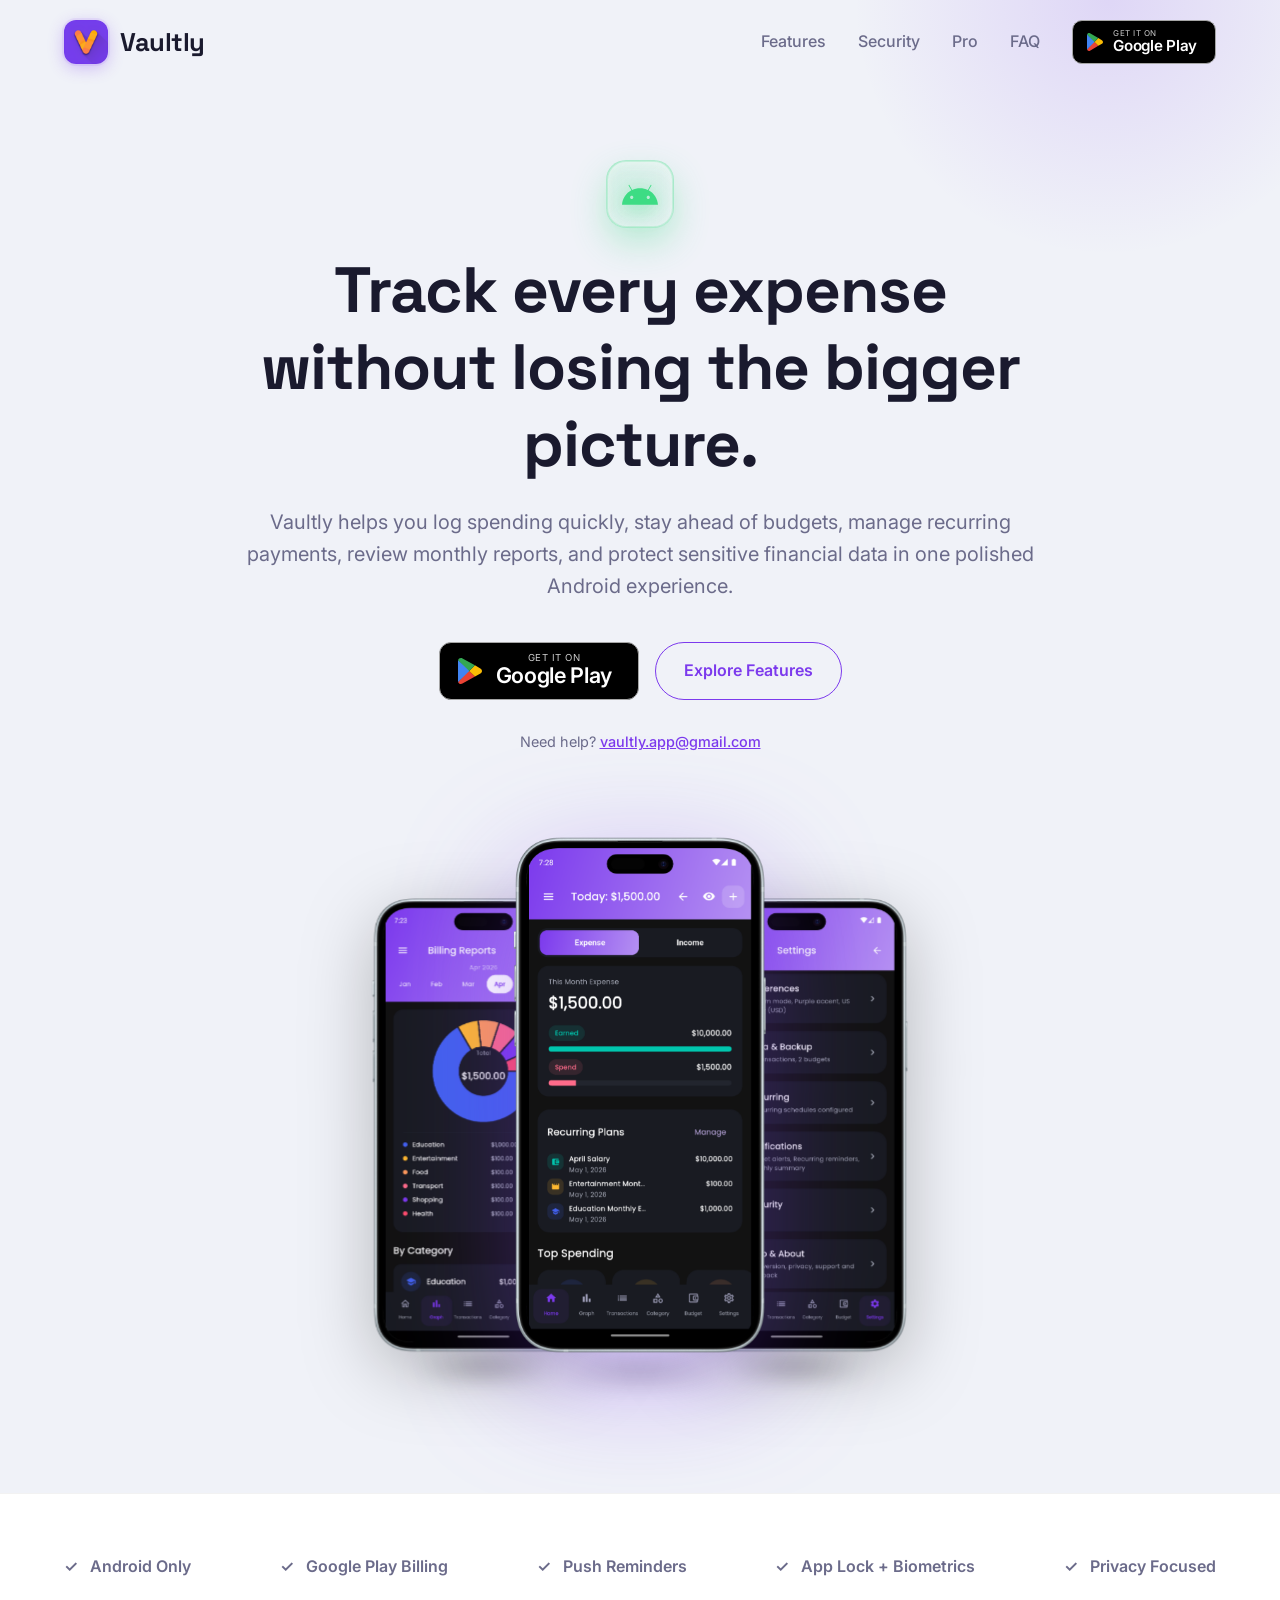
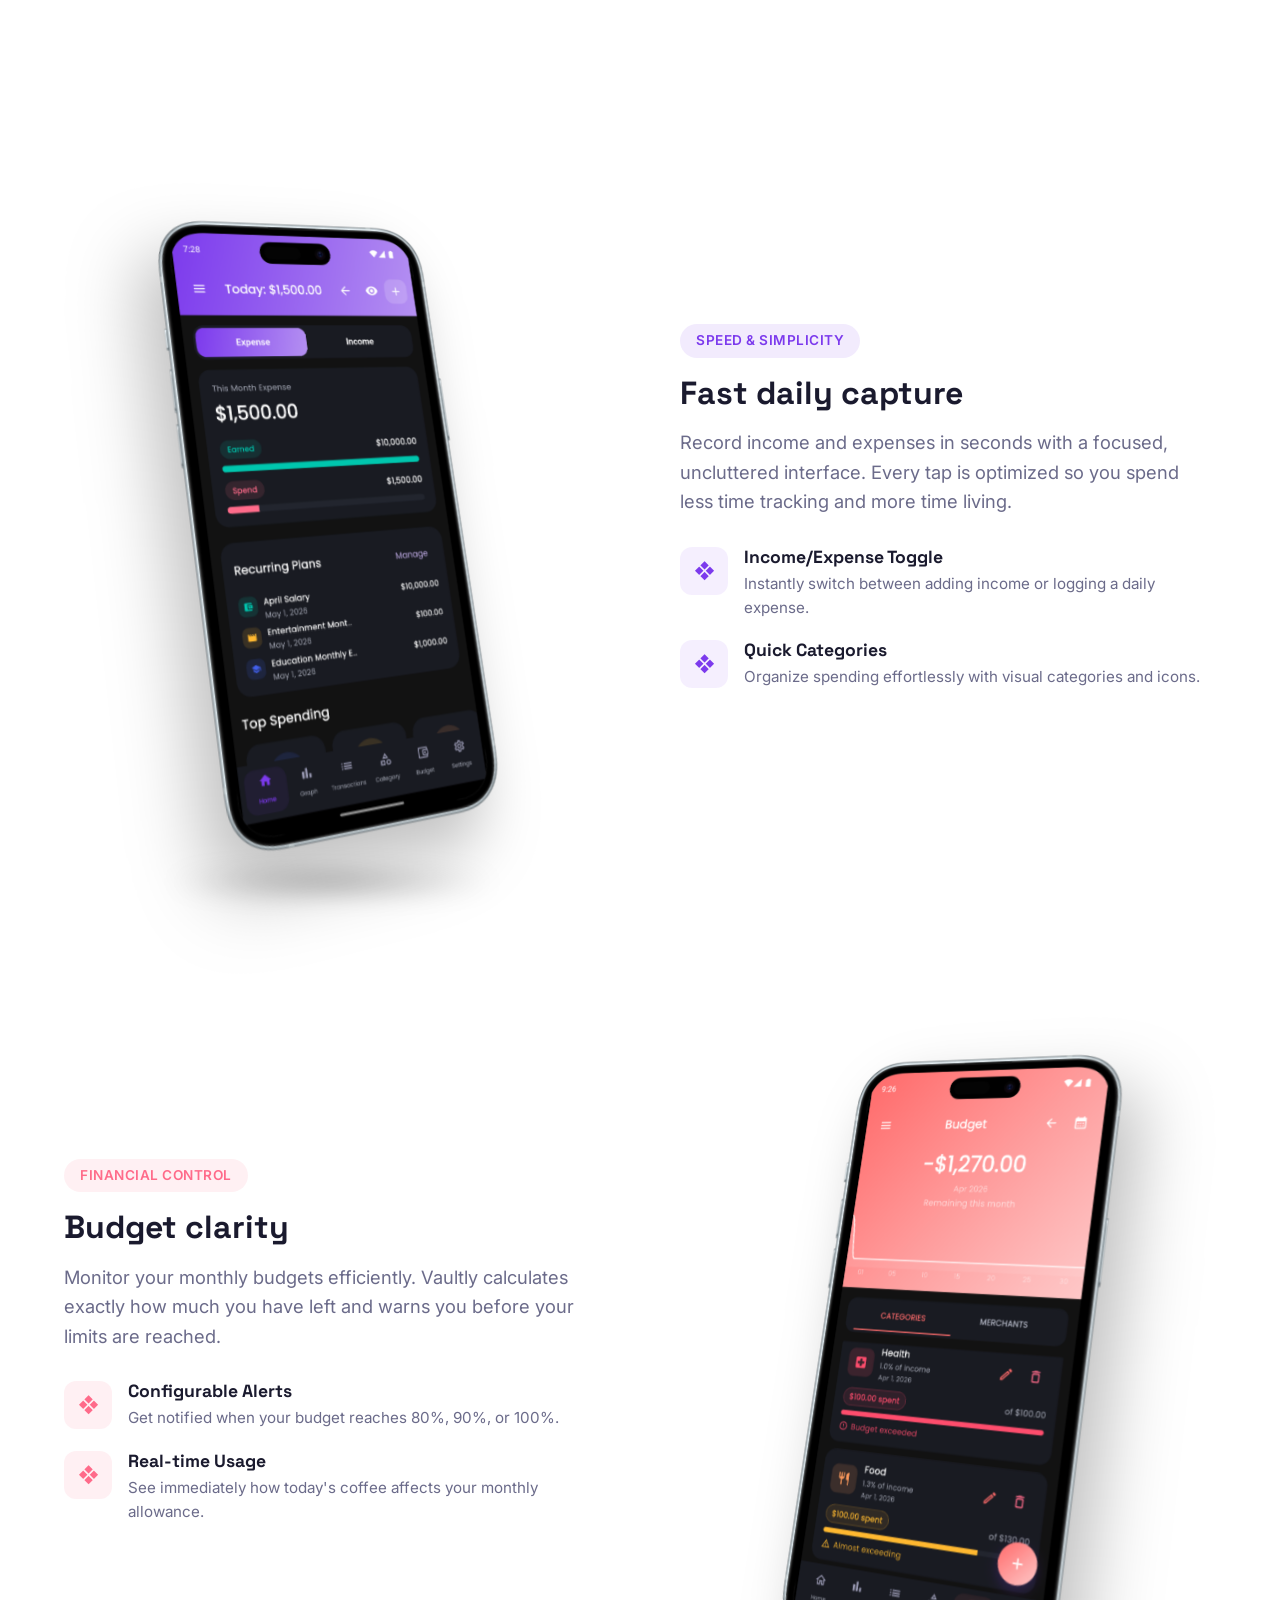
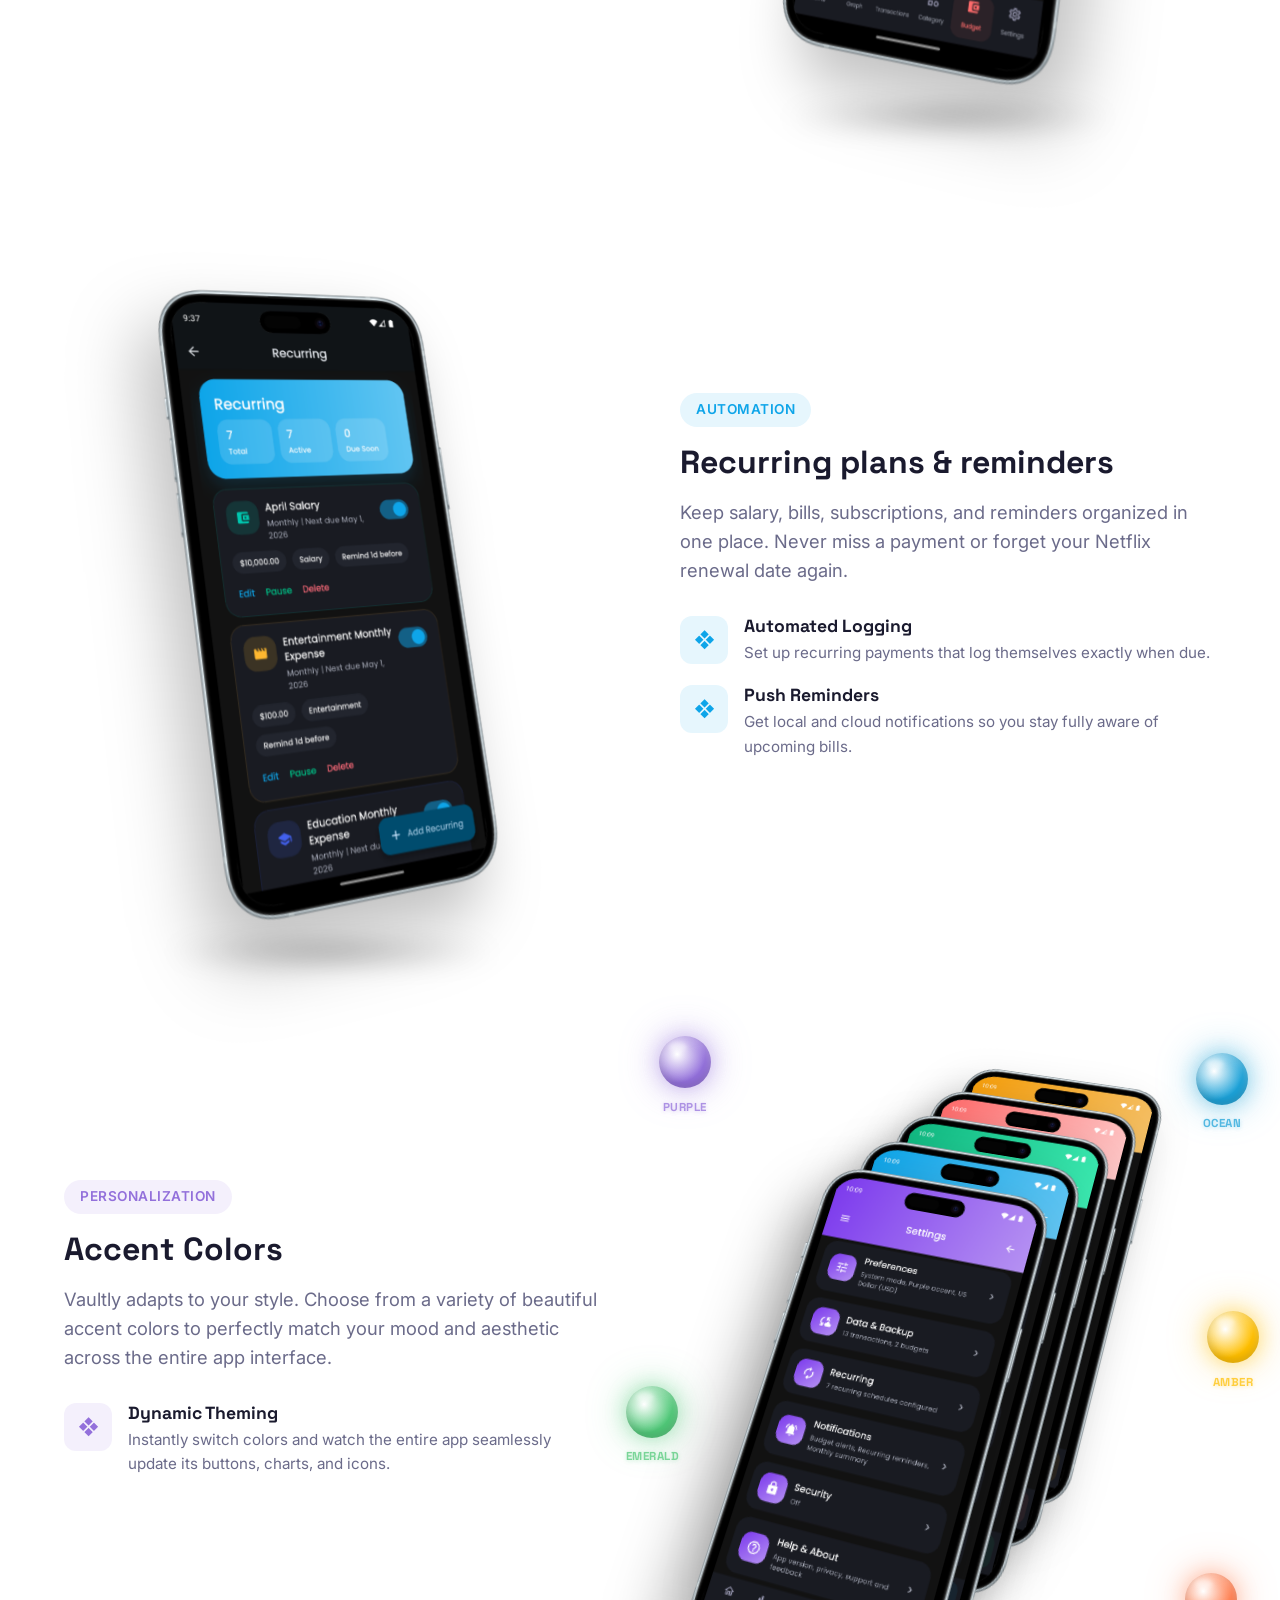
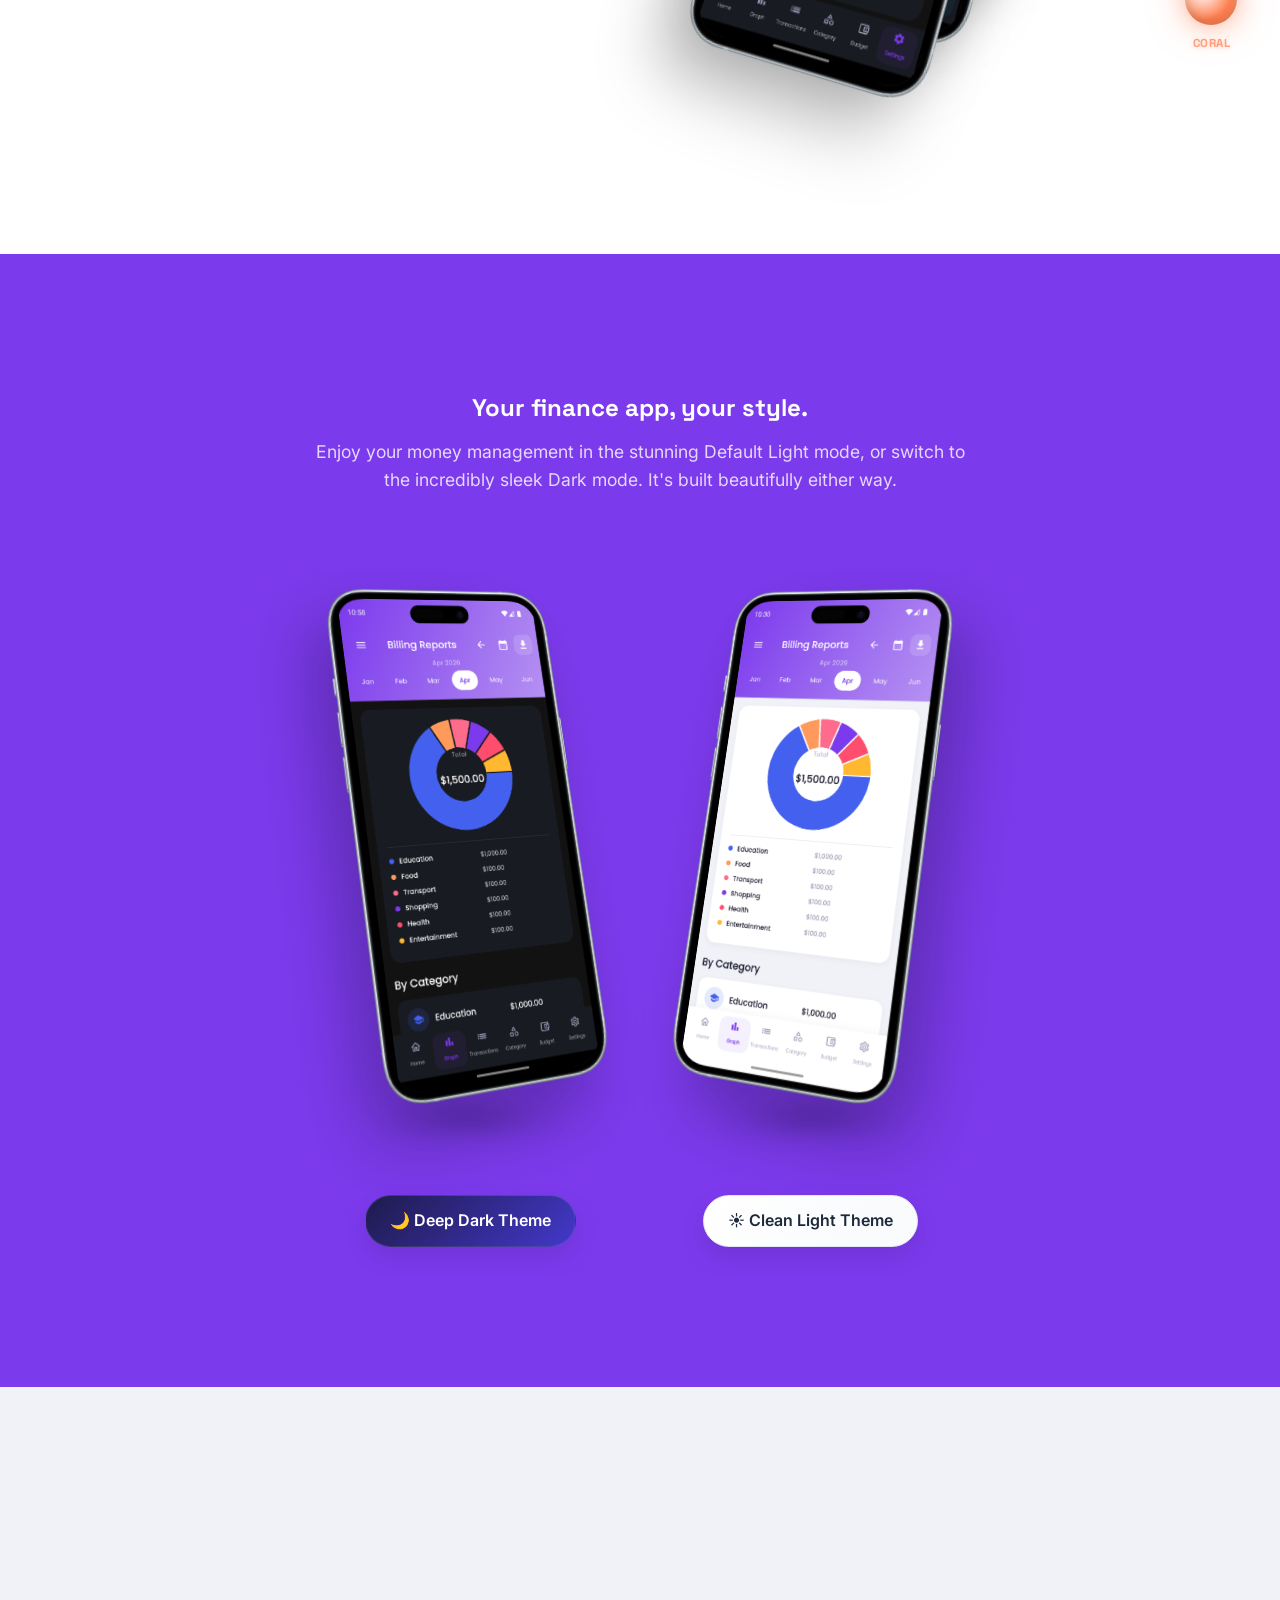
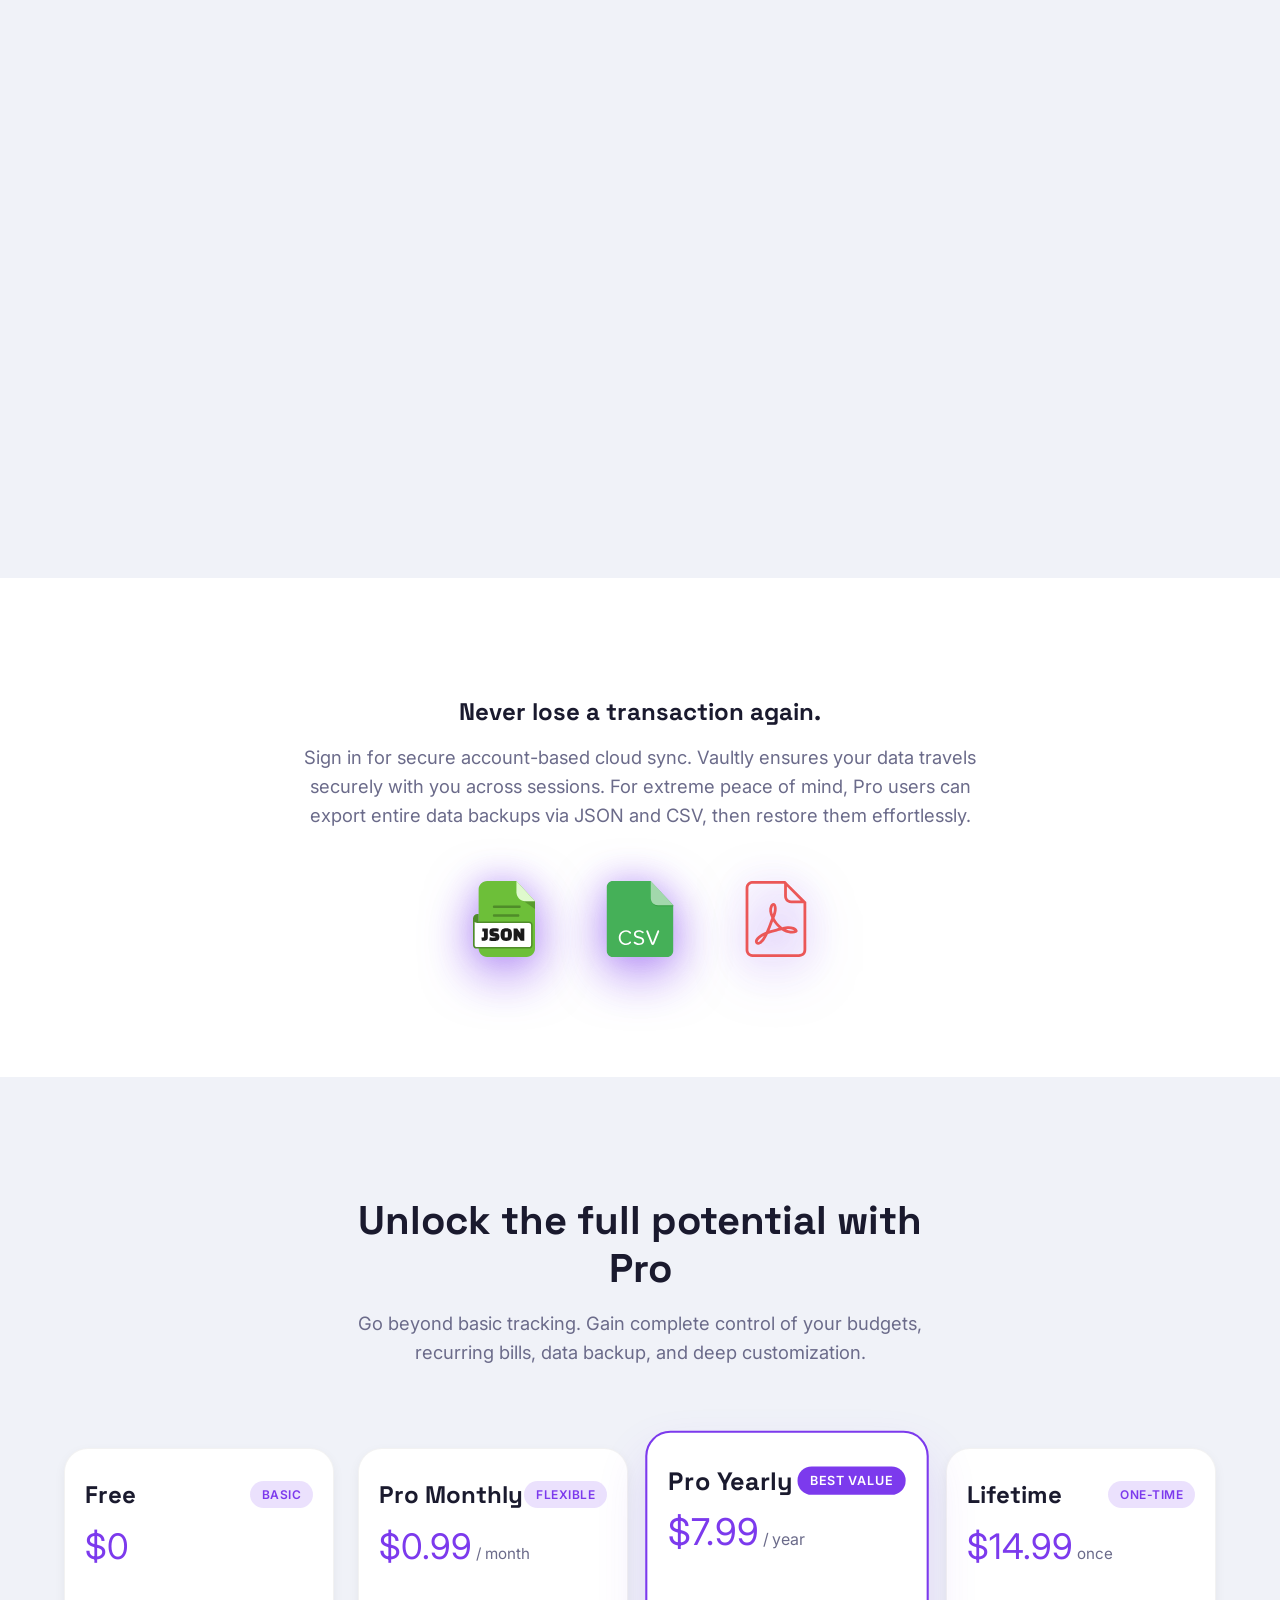
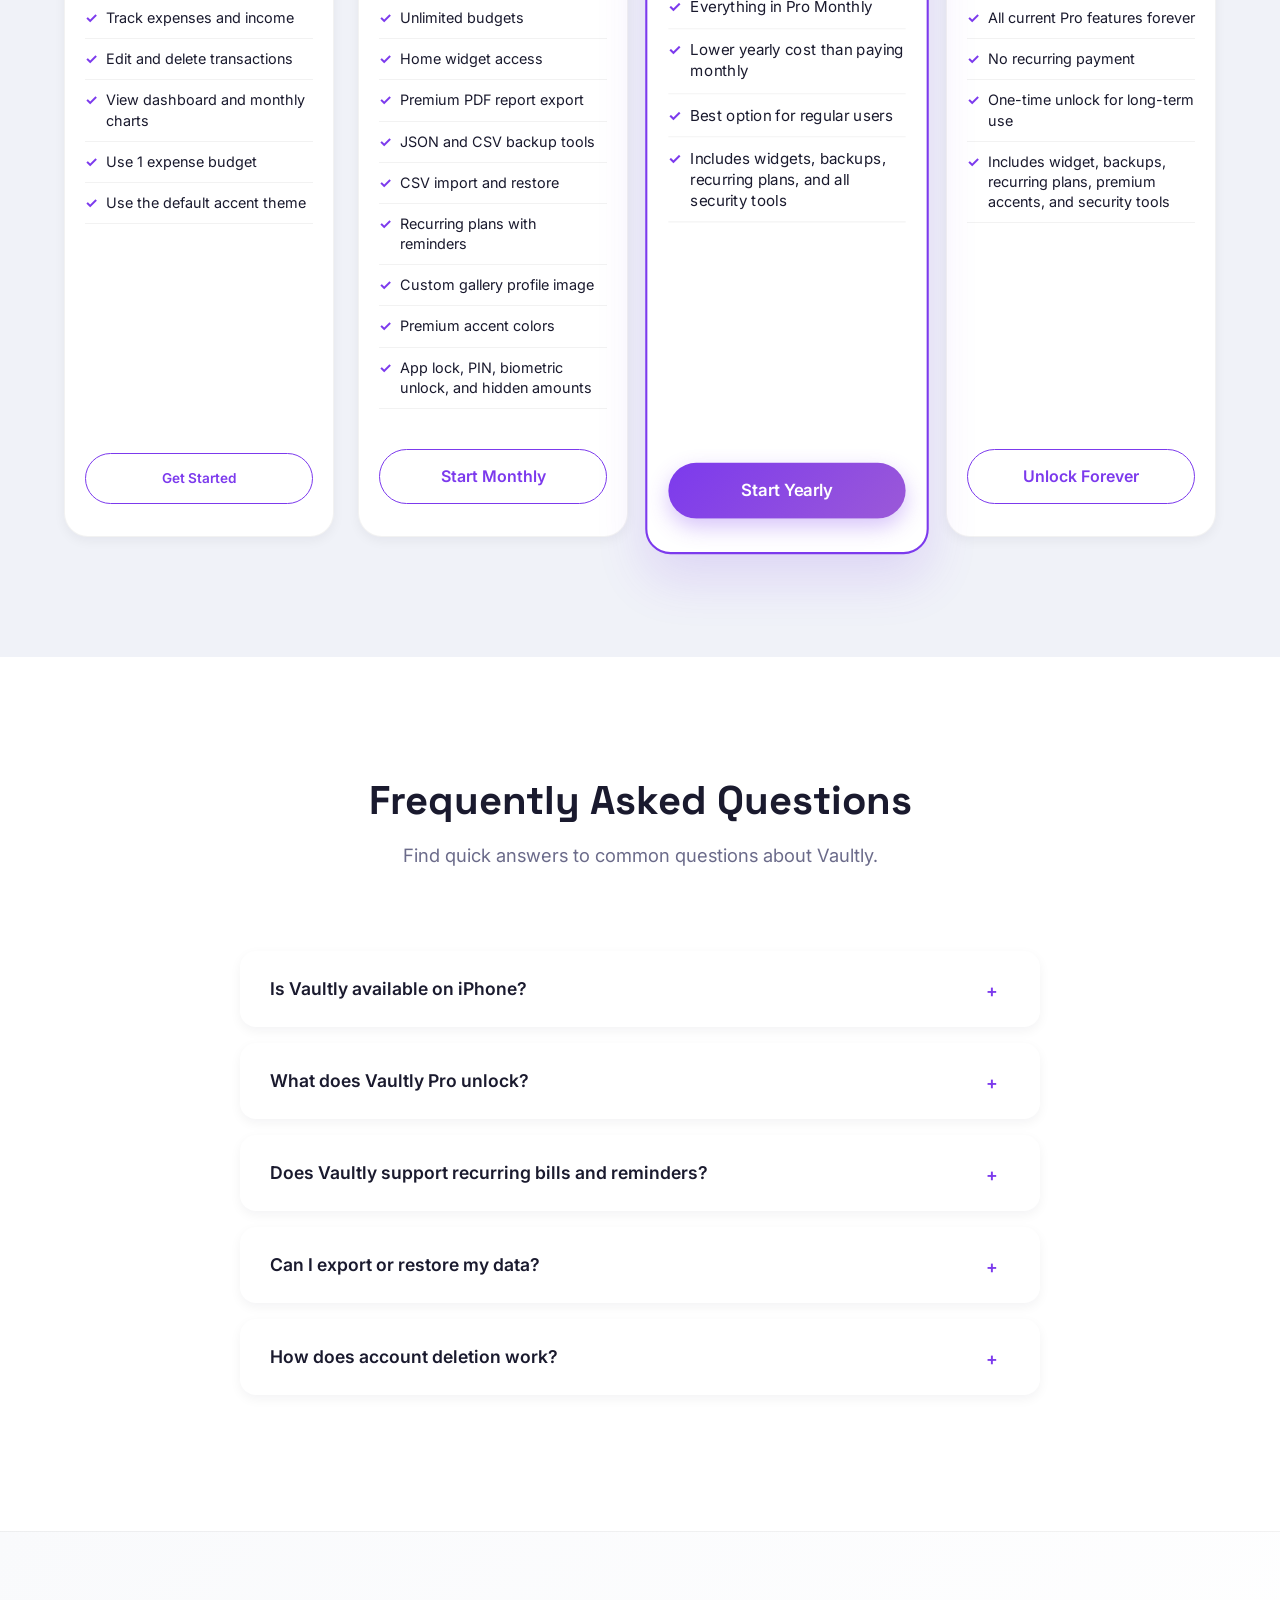
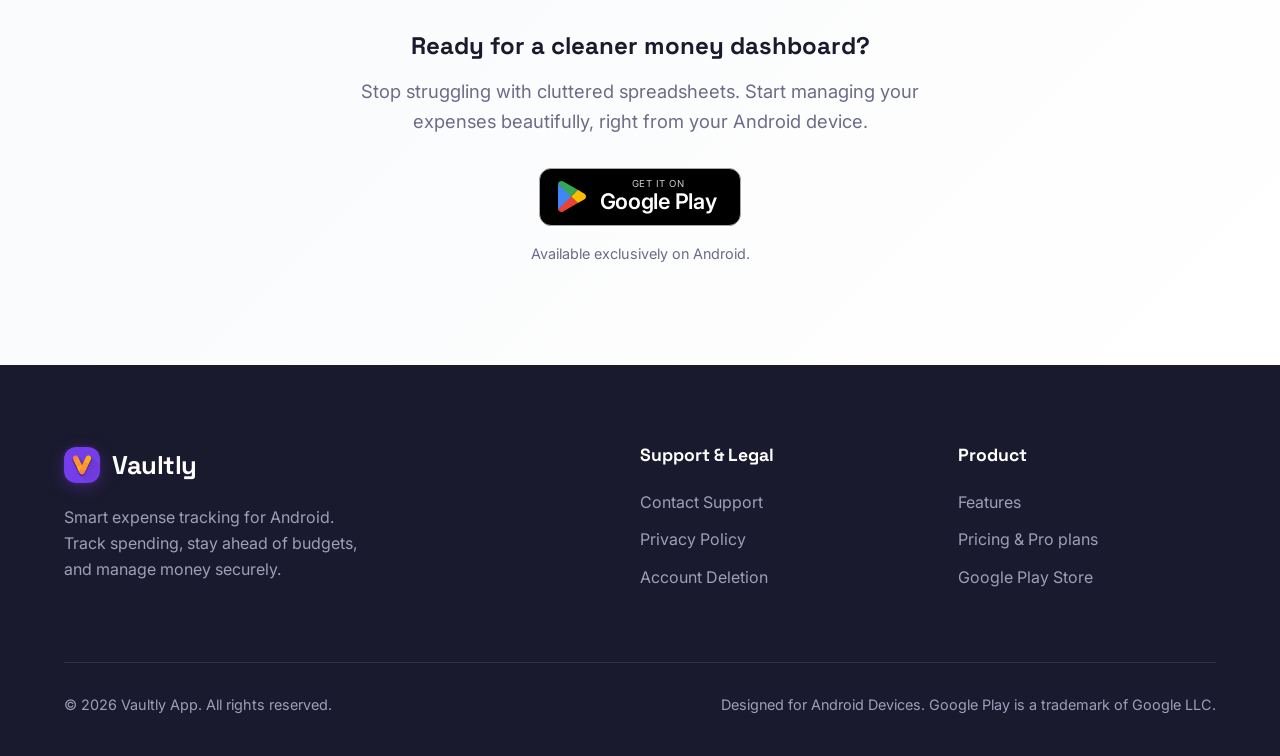
<file: index.html>
<!DOCTYPE html>
<html lang="en">

<head>
  <meta charset="UTF-8">
  <meta name="viewport" content="width=device-width, initial-scale=1.0">
  <title>Vaultly - Smart Expense Tracking for Android</title>
  <meta name="description"
    content="Track spending quickly, stay ahead of budgets, manage recurring payments, and protect sensitive financial data in one polished mobile app.">

  <link rel="preconnect" href="https://fonts.googleapis.com">
  <link rel="preconnect" href="https://fonts.gstatic.com" crossorigin>
  <link
    href="https://fonts.googleapis.com/css2?family=Inter:wght@400;500;600;700&family=Space+Grotesk:wght@500;700;800&display=swap"
    rel="stylesheet">

  <link rel="icon" type="image/png" href="icon/icon.png">
  <link rel="stylesheet" href="styles.css">
</head>

<body>
  <!-- Header -->
  <header id="navbar">
    <div class="container nav-content">
      <a href="#" class="logo-container">
        <img src="icon/icon.png" alt="Vaultly Logo">
        <span class="logo-text">Vaultly</span>
      </a>
      <div class="nav-links">
        <a href="#features" class="nav-item">Features</a>
        <a href="#security" class="nav-item">Security</a>
        <a href="#pro" class="nav-item">Pro</a>
        <a href="#faq" class="nav-item">FAQ</a>
        <a href="https://play.google.com/store/apps/details?id=app.vaultly.mobile" class="google-play-badge-sm"
          target="_blank">
          <img src="playstore-mark.svg" alt="Play Store" style="width: 16px;">
          <div>
            <span class="gp-label">GET IT ON</span>
            <span class="gp-title">Google Play</span>
          </div>
        </a>
      </div>
    </div>
  </header>

  <main>
    <!-- Hero Section -->
    <section class="hero">
      <div class="hero-glow"></div>
      <div class="container text-center">
        <div class="hero-content reveal">
          <span class="pill-badge"
            style="display: inline-flex; align-items: center; justify-content: center; width: 68px; height: 68px; padding: 0; background: linear-gradient(135deg, rgba(61, 220, 132, 0.15), rgba(61, 220, 132, 0.05)); border: 1px solid rgba(61, 220, 132, 0.3); border-radius: 20px; margin-bottom: 24px; box-shadow: 0 15px 35px rgba(61, 220, 132, 0.3), inset 0 0 0 1px rgba(61, 220, 132, 0.2), inset 0 4px 10px rgba(255,255,255,0.4); animation: float 5s ease-in-out infinite; backdrop-filter: blur(8px); -webkit-backdrop-filter: blur(8px);">
            <svg xmlns="http://www.w3.org/2000/svg" viewBox="0 0 24 24" width="36" height="36" fill="#3DDC84" style="filter: drop-shadow(0 4px 12px rgba(61, 220, 132, 0.7));">
              <path
                d="M17.52 15.34c0 0-.001 0-.002 0-.596 0-1.078-.472-1.078-1.055s.482-1.054 1.078-1.054c.597 0 1.08.472 1.08 1.054s-.483 1.055-1.078 1.055zm-11.043 0c-.596 0-1.078-.472-1.078-1.055s.482-1.054 1.078-1.054c.596 0 1.078.472 1.078 1.054s-.482 1.055-1.078 1.055zm11.29-5.862l1.83-3.17c.078-.135.032-.31-.103-.387-.135-.078-.31-.032-.387.103l-1.876 3.25c-1.54-.71-3.31-1.115-5.23-1.115s-3.69.405-5.23 1.115l-1.876-3.25c-.078-.135-.252-.18-.388-.103-.135.077-.18.252-.102.387l1.83 3.17c-3.538 1.932-5.955 5.532-6.214 9.753h23.958c-.258-4.22-2.675-7.82-6.213-9.753z" />
            </svg>
          </span>
          <h1>Track every expense without losing the bigger picture.</h1>
          <p>Vaultly helps you log spending quickly, stay ahead of budgets, manage recurring payments, review monthly
            reports, and protect sensitive financial data in one polished Android experience.</p>
          <div class="hero-ctas">
            <a href="https://play.google.com/store/apps/details?id=app.vaultly.mobile" class="google-play-badge"
              target="_blank">
              <img src="playstore-mark.svg" alt="Play Store" style="width: 24px;">
              <div>
                <span class="gp-label">GET IT ON</span>
                <span class="gp-title">Google Play</span>
              </div>
            </a>
            <a href="#features" class="btn btn-outline">Explore Features</a>
          </div>
          <p class="text-support" style="font-size: 0.9rem;">Need help? <a href="mailto:vaultly.app@gmail.com"
              class="text-primary" style="font-weight: 500;">vaultly.app@gmail.com</a></p>
        </div>

        <div class="hero-mockup-cluster reveal" style="transition-delay: 0.2s;">
          <!-- Left: Billing Reports -->
          <div class="mockup-wrapper-hero mockup-left">
            <img src="First 3 mockup/left.png" alt="Vaultly Billing Reports" class="hero-mockup">
            <div class="floor-shadow"></div>
          </div>
          <!-- Center: Home Dashboard -->
          <div class="mockup-wrapper-hero mockup-center">
            <img src="First 3 mockup/mid.png" alt="Vaultly Home Dashboard" class="hero-mockup">
            <div class="floor-shadow"></div>
          </div>
          <!-- Right: Settings -->
          <div class="mockup-wrapper-hero mockup-right">
            <img src="First 3 mockup/right.png" alt="Vaultly Settings" class="hero-mockup">
            <div class="floor-shadow"></div>
          </div>
        </div>
      </div>
    </section>

    <!-- Trust Strip -->
    <div class="trust-strip reveal">
      <div class="container trust-brands">
        <div class="trust-item"><span class="check-icon">✓</span> Android Only</div>
        <div class="trust-item"><span class="check-icon">✓</span> Google Play Billing</div>
        <div class="trust-item"><span class="check-icon">✓</span> Push Reminders</div>
        <div class="trust-item"><span class="check-icon">✓</span> App Lock + Biometrics</div>
        <div class="trust-item"><span class="check-icon">✓</span> Privacy Focused</div>
      </div>
    </div>

    <!-- Feature Storytelling Section -->
    <section id="features" class="section section-alt">
      <div class="container">

        <!-- Feature 1: Fast Daily Capture -->
        <div class="feature-block reveal">
          <div class="mockup-wrapper perspective-wrapper">
            <img src="1st feature/mockup.png" alt="Vaultly Fast Capture" loading="lazy"
              class="feature-image feature-mockup-framed feature-mockup-tilted-left">
            <div class="floor-shadow tilted-shadow"></div>
          </div>
          <div class="feature-content">
            <span class="pill-badge">Speed & Simplicity</span>
            <h3>Fast daily capture</h3>
            <p>Record income and expenses in seconds with a focused, uncluttered interface. Every tap is optimized so
              you spend less time tracking and more time living.</p>
            <ul class="feature-list">
              <li>
                <div class="feature-icon">❖</div>
                <div>
                  <h4>Income/Expense Toggle</h4>
                  <p>Instantly switch between adding income or logging a daily expense.</p>
                </div>
              </li>
              <li>
                <div class="feature-icon">❖</div>
                <div>
                  <h4>Quick Categories</h4>
                  <p>Organize spending effortlessly with visual categories and icons.</p>
                </div>
              </li>
            </ul>
          </div>
        </div>

        <!-- Feature 2: Budget Clarity -->
        <div class="feature-block reverse reveal">
          <div class="mockup-wrapper perspective-wrapper">
            <img src="2nd feature/mockup.png" alt="Vaultly Budget Tracking" loading="lazy"
              class="feature-image feature-mockup-framed feature-mockup-tilted-right">
            <div class="floor-shadow tilted-shadow"></div>
          </div>
          <div class="feature-content">
            <span class="pill-badge"
              style="color: var(--expense-accent); background: rgba(255, 107, 138, 0.1);">Financial Control</span>
            <h3>Budget clarity</h3>
            <p>Monitor your monthly budgets efficiently. Vaultly calculates exactly how much you have left and warns you
              before your limits are reached.</p>
            <ul class="feature-list">
              <li>
                <div class="feature-icon" style="color: var(--expense-accent); background: rgba(255, 107, 138, 0.1);">❖
                </div>
                <div>
                  <h4>Configurable Alerts</h4>
                  <p>Get notified when your budget reaches 80%, 90%, or 100%.</p>
                </div>
              </li>
              <li>
                <div class="feature-icon" style="color: var(--expense-accent); background: rgba(255, 107, 138, 0.1);">❖
                </div>
                <div>
                  <h4>Real-time Usage</h4>
                  <p>See immediately how today's coffee affects your monthly allowance.</p>
                </div>
              </li>
            </ul>
          </div>
        </div>

        <!-- Feature 3: Recurring Plans -->
        <div class="feature-block reveal">
          <div class="mockup-wrapper perspective-wrapper">
            <!-- Using new mockup for repeating bills summary with CSS tilt -->
            <img src="3rd feature/mockup.png" alt="Vaultly Recurring Plans" loading="lazy"
              class="feature-image feature-mockup-framed feature-mockup-tilted-left">
            <div class="floor-shadow tilted-shadow"></div>
          </div>
          <div class="feature-content">
            <span class="pill-badge" style="color: var(--ocean); background: rgba(14, 165, 233, 0.1);">Automation</span>
            <h3>Recurring plans & reminders</h3>
            <p>Keep salary, bills, subscriptions, and reminders organized in one place. Never miss a payment or forget
              your Netflix renewal date again.</p>
            <ul class="feature-list">
              <li>
                <div class="feature-icon" style="color: var(--ocean); background: rgba(14, 165, 233, 0.1);">❖</div>
                <div>
                  <h4>Automated Logging</h4>
                  <p>Set up recurring payments that log themselves exactly when due.</p>
                </div>
              </li>
              <li>
                <div class="feature-icon" style="color: var(--ocean); background: rgba(14, 165, 233, 0.1);">❖</div>
                <div>
                  <h4>Push Reminders</h4>
                  <p>Get local and cloud notifications so you stay fully aware of upcoming bills.</p>
                </div>
              </li>
            </ul>
          </div>
        </div>

        <!-- Feature 4: Accent Colors -->
        <div class="feature-block reverse reveal">
          <div class="accent-cluster-wrapper">
            <div class="mockup-cluster-diagonal perspective-wrapper">
              <!-- 5 layered mockups forming a diagonal cascade -->
              <img src="4th feature/5.png" alt="Amber Theme" class="feature-mockup-framed cluster-item item-5">
              <img src="4th feature/4.png" alt="Ocean Theme" class="feature-mockup-framed cluster-item item-4">
              <img src="4th feature/3.png" alt="Emerald Theme" class="feature-mockup-framed cluster-item item-3">
              <img src="4th feature/2.png" alt="Coral Theme" class="feature-mockup-framed cluster-item item-2">
              <img src="4th feature/1.png" alt="Purple Theme" class="feature-mockup-framed cluster-item item-1">
            </div>

            <!-- Floating accent color orbs with labels -->
            <div class="accent-orb orb-purple" style="--orb-color: #9370DB; --orb-glow: rgba(147, 112, 219, 0.4);">
              <span class="orb-label">Purple</span>
            </div>
            <div class="accent-orb orb-ocean" style="--orb-color: #1da2d8; --orb-glow: rgba(29, 162, 216, 0.4);">
              <span class="orb-label">Ocean</span>
            </div>
            <div class="accent-orb orb-emerald" style="--orb-color: #50C878; --orb-glow: rgba(80, 200, 120, 0.4);">
              <span class="orb-label">Emerald</span>
            </div>
            <div class="accent-orb orb-coral" style="--orb-color: #FF7F50; --orb-glow: rgba(255, 127, 80, 0.4);">
              <span class="orb-label">Coral</span>
            </div>
            <div class="accent-orb orb-amber" style="--orb-color: #FFBF00; --orb-glow: rgba(255, 191, 0, 0.4);">
              <span class="orb-label">Amber</span>
            </div>
          </div>
          <div class="feature-content">
            <span class="pill-badge"
              style="color: #9370DB; background: rgba(147, 112, 219, 0.1);">Personalization</span>
            <h3>Accent Colors</h3>
            <p>Vaultly adapts to your style. Choose from a variety of beautiful accent colors to perfectly match your
              mood and aesthetic across the entire app interface.</p>
            <ul class="feature-list">
              <li>
                <div class="feature-icon" style="color: #9370DB; background: rgba(147, 112, 219, 0.1);">❖</div>
                <div>
                  <h4>Dynamic Theming</h4>
                  <p>Instantly switch colors and watch the entire app seamlessly update its buttons, charts, and icons.
                  </p>
                </div>
              </li>
            </ul>
          </div>
        </div>

      </div>
    </section>

    <!-- Theme Showcase Section (Floating mockups, NO boxes) -->
    <section class="theme-showcase reveal text-center">
      <div class="container">
        <h2>Your finance app, your style.</h2>
        <p style="font-size: 1.1rem; max-width: 650px; margin: 16px auto 0; line-height: 1.6;">
          Enjoy your money management in the stunning Default Light mode, or switch to the incredibly sleek Dark mode.
          It's built beautifully either way.
        </p>

        <div class="theme-showcase-grid">
          <!-- Dark Mode (Left) -->
          <div class="theme-column text-center">
            <div class="mockup-wrapper-theme perspective-wrapper">
              <img src="dark and white theme/left.png" alt="Vaultly Dark Theme" loading="lazy"
                class="feature-mockup-framed feature-mockup-tilted-left"
                style="max-width: 280px; margin: 0 auto; display: block;">
              <div class="floor-shadow tilted-shadow" style="bottom: -20px;"></div>
            </div>
            <div class="theme-badges" style="position: relative; justify-content: center; margin-top: 35px;">
              <div class="theme-badge dark" style="padding: 12px 24px; font-size: 1rem;">🌙 Deep Dark Theme</div>
            </div>
          </div>

          <!-- Light Mode (Right) -->
          <div class="theme-column text-center">
            <div class="mockup-wrapper-theme perspective-wrapper">
              <img src="dark and white theme/right.png" alt="Vaultly Light Theme" loading="lazy"
                class="feature-mockup-framed feature-mockup-tilted-right"
                style="max-width: 280px; margin: 0 auto; display: block;">
              <div class="floor-shadow tilted-shadow" style="bottom: -20px;"></div>
            </div>
            <div class="theme-badges" style="position: relative; justify-content: center; margin-top: 35px;">
              <div class="theme-badge light" style="padding: 12px 24px; font-size: 1rem;">☀️ Clean Light Theme</div>
            </div>
          </div>
        </div>
      </div>
    </section>

    <!-- Security & Privacy Section -->
    <section id="security" class="section">
      <div class="container">
        <div class="section-header reveal">
          <span class="pill-badge" style="color: var(--emerald); background: rgba(16, 185, 129, 0.1);">IRONCLAD
            PRIVACY</span>
          <h2>Your money data deserves a private experience.</h2>
          <p>Vaultly makes security part of the product, not an afterthought. We've built the strictest security
            measures right into your dashboard.</p>
        </div>

        <div class="security-grid reveal">
          <div class="security-card">
            <div class="security-icon-wrap"
              style="--card-accent: var(--emerald); --card-glow: rgba(16, 185, 129, 0.15);">
              <span>🔒</span>
            </div>
            <h3>App Lock & PIN</h3>
            <p>Protect access to the app instantly upon closing it with a securely encrypted 4-digit PIN.</p>
          </div>
          <div class="security-card">
            <div class="security-icon-wrap" style="--card-accent: var(--ocean); --card-glow: rgba(14, 165, 233, 0.15);">
              <span>👆</span>
            </div>
            <h3>Biometric Unlock</h3>
            <p>Use your device's native fingerprint or face scanner to quickly and securely bypass the PIN screen.</p>
          </div>
          <div class="security-card">
            <div class="security-icon-wrap"
              style="--card-accent: var(--primary); --card-glow: rgba(124, 58, 237, 0.15);">
              <span>👁️</span>
            </div>
            <h3>Hide Amounts</h3>
            <p>Tapping a button scrambles your portfolio numbers, keeping your financial summary safe from
              shoulder-surfers in public.</p>
          </div>
        </div>
      </div>
    </section>

    <!-- Backup & Sync Section -->
    <section class="section section-alt text-center reveal">
      <div class="container">
        <h2 class="mb-4">Never lose a transaction again.</h2>
        <p class="text-support" style="max-width: 700px; margin: 0 auto; font-size: 1.15rem;">
          Sign in for secure account-based cloud sync. Vaultly ensures your data travels securely with you
          across sessions. For extreme peace of mind, Pro users can export entire data backups via JSON and CSV, then
          restore them effortlessly.
        </p>
        <div style="margin-top: 50px; display: flex; justify-content: center; gap: 60px; position: relative; align-items: center;">
          <!-- JSON Logo -->
          <img src="json.svg" alt="JSON Backup" style="width: 76px; height: 76px; object-fit: contain; filter: drop-shadow(0 15px 25px rgba(124, 58, 237, 0.5)) drop-shadow(0 0 15px rgba(124, 58, 237, 0.3)); animation: float 6s ease-in-out infinite; animation-delay: 0s;">
          <!-- CSV Logo -->
          <img src="csv.svg" alt="CSV Backup" style="width: 76px; height: 76px; object-fit: contain; filter: drop-shadow(0 15px 25px rgba(124, 58, 237, 0.5)) drop-shadow(0 0 15px rgba(124, 58, 237, 0.3)); animation: float 6s ease-in-out infinite; animation-delay: -2s;">
          <!-- PDF Logo -->
          <img src="pdf.svg" alt="PDF Backup" style="width: 76px; height: 76px; object-fit: contain; filter: drop-shadow(0 15px 25px rgba(124, 58, 237, 0.5)) drop-shadow(0 0 15px rgba(124, 58, 237, 0.3)); animation: float 6s ease-in-out infinite; animation-delay: -4s;">
        </div>
      </div>
    </section>

    <!-- Pricing / Upgrade Section -->
    <section id="pro" class="section">
      <div class="container reveal">
        <div class="section-header">
          <h2>Unlock the full potential with Pro</h2>
          <p>Go beyond basic tracking. Gain complete control of your budgets, recurring bills, data backup, and deep
            customization.</p>
        </div>

        <div class="pricing-grid reveal">
          <!-- Free -->
          <div class="pricing-card">
            <div class="price-header-wrap"
              style="display: flex; justify-content: space-between; align-items: flex-start;">
              <h3 class="price-title">Free</h3>
              <span class="pill-badge"
                style="background: rgba(124, 58, 237, 0.15); color: var(--primary); font-size: 0.75rem; padding: 4px 12px; margin-bottom: 0;">Basic</span>
            </div>
            <div class="price-amount">$0</div>
            <ul class="pricing-features">
              <li>Track expenses and income</li>
              <li>Edit and delete transactions</li>
              <li>View dashboard and monthly charts</li>
              <li>Use 1 expense budget</li>
              <li>Use the default accent theme</li>
            </ul>
            <a href="#download" class="btn btn-outline"
              style="width: 100%; margin-top: auto; padding-left: 10px; padding-right: 10px; font-size: 0.85rem; white-space: nowrap;">Get
              Started</a>
          </div>

          <!-- Pro Monthly -->
          <div class="pricing-card">
            <div class="price-header-wrap"
              style="display: flex; justify-content: space-between; align-items: flex-start;">
              <h3 class="price-title">Pro Monthly</h3>
              <span class="pill-badge"
                style="background: rgba(124, 58, 237, 0.15); color: var(--primary); font-size: 0.75rem; padding: 4px 12px; margin-bottom: 0;">Flexible</span>
            </div>
            <div class="price-amount">$0.99<span> / month</span></div>
            <ul class="pricing-features">
              <li>Unlimited budgets</li>
              <li>Home widget access</li>
              <li>Premium PDF report export</li>
              <li>JSON and CSV backup tools</li>
              <li>CSV import and restore</li>
              <li>Recurring plans with reminders</li>
              <li>Custom gallery profile image</li>
              <li>Premium accent colors</li>
              <li>App lock, PIN, biometric unlock, and hidden amounts</li>
            </ul>
            <a href="#download" class="btn btn-outline" style="width: 100%; margin-top: auto;">Start Monthly</a>
          </div>

          <!-- Pro Yearly -->
          <div class="pricing-card popular" style="border: 2px solid var(--primary);">
            <div class="price-header-wrap"
              style="display: flex; justify-content: space-between; align-items: flex-start;">
              <h3 class="price-title" style="margin-bottom: 5px;">Pro Yearly</h3>
              <span class="pill-badge"
                style="background: var(--primary); color: white; font-size: 0.75rem; padding: 4px 12px; margin-bottom: 0;">Best
                Value</span>
            </div>
            <div class="price-amount">$7.99<span> / year</span></div>
            <ul class="pricing-features">
              <li>Everything in Pro Monthly</li>
              <li>Lower yearly cost than paying monthly</li>
              <li>Best option for regular users</li>
              <li>Includes widgets, backups, recurring plans, and all security tools</li>
            </ul>
            <a href="#download" class="btn btn-primary" style="width: 100%; margin-top: auto;">Start Yearly</a>
          </div>

          <!-- Lifetime -->
          <div class="pricing-card">
            <div class="price-header-wrap"
              style="display: flex; justify-content: space-between; align-items: flex-start;">
              <h3 class="price-title">Lifetime</h3>
              <span class="pill-badge"
                style="background: rgba(124, 58, 237, 0.15); color: var(--primary); font-size: 0.75rem; padding: 4px 12px; margin-bottom: 0;">One-Time</span>
            </div>
            <div class="price-amount">$14.99<span> once</span></div>
            <ul class="pricing-features">
              <li>All current Pro features forever</li>
              <li>No recurring payment</li>
              <li>One-time unlock for long-term use</li>
              <li>Includes widget, backups, recurring plans, premium accents, and security tools</li>
            </ul>
            <a href="#download" class="btn btn-outline" style="width: 100%; margin-top: auto;">Unlock Forever</a>
          </div>
        </div>
      </div>
    </section>

    <!-- FAQ Section -->
    <section id="faq" class="section section-alt">
      <div class="container reveal">
        <div class="section-header">
          <h2>Frequently Asked Questions</h2>
          <p>Find quick answers to common questions about Vaultly.</p>
        </div>

        <div class="faq-container">
          <div class="faq-item">
            <div class="faq-question">
              Is Vaultly available on iPhone?
              <span class="faq-icon">+</span>
            </div>
            <div class="faq-answer">
              <p>Vaultly is currently available for Android devices. You can find us on the Google Play Store. An iOS
                version may be considered for the future.</p>
            </div>
          </div>

          <div class="faq-item">
            <div class="faq-question">
              What does Vaultly Pro unlock?
              <span class="faq-icon">+</span>
            </div>
            <div class="faq-answer">
              <p>Vaultly Pro removes the 1-budget limit giving you unlimited tracking. It also unlocks powerful tools
                such as local home widgets, App Lock (PIN and Biometrics), PDF/JSON/CSV data exports, recurring bill
                tracking with reminders, and the ability to customize your app colors.</p>
            </div>
          </div>

          <div class="faq-item">
            <div class="faq-question">
              Does Vaultly support recurring bills and reminders?
              <span class="faq-icon">+</span>
            </div>
            <div class="faq-answer">
              <p>Yes. Vaultly Pro lets you set up automatic, repeating plans for a salary, subscriptions, or utility
                bills. We tie these together with push notifications and local reminders so you'll never miss an
                important date.</p>
            </div>
          </div>

          <div class="faq-item">
            <div class="faq-question">
              Can I export or restore my data?
              <span class="faq-icon">+</span>
            </div>
            <div class="faq-answer">
              <p>Absolutely. You own your data. Pro users can export all transaction history in CSV format for
                spreadsheets, or JSON for full account backups. You can restore data back into Vaultly at any time from
                CSV files.</p>
            </div>
          </div>

          <div class="faq-item">
            <div class="faq-question">
              How does account deletion work?
              <span class="faq-icon">+</span>
            </div>
            <div class="faq-answer">
              <p>You can instantly initiate account deletion via the in-app settings (Settings > Account > Delete
                Account), which removes your synced data. You can also review our Account Deletion and Privacy Policy
                pages for full compliance.</p>
            </div>
          </div>
        </div>
      </div>
    </section>

    <!-- Final CTA -->
    <section id="download" class="final-cta reveal">
      <div class="container">
        <div class="final-cta-box">
          <h2 class="mb-4">Ready for a cleaner money dashboard?</h2>
          <p class="text-support mb-8 text-center" style="font-size: 1.15rem;">Stop struggling with cluttered
            spreadsheets. Start managing your expenses beautifully, right from your Android device.</p>
          <div style="display: flex; justify-content: center;">
            <a href="https://play.google.com/store/apps/details?id=app.vaultly.mobile" class="google-play-badge"
              target="_blank">
              <img src="playstore-mark.svg" alt="Play Store" style="width: 28px;">
              <div>
                <span class="gp-label">GET IT ON</span>
                <span class="gp-title">Google Play</span>
              </div>
            </a>
          </div>
          <p class="mt-4 text-support" style="font-size: 0.9rem;">Available exclusively on Android.</p>
        </div>
      </div>
    </section>
  </main>

  <footer>
    <div class="container">
      <div class="footer-grid">
        <div class="footer-brand">
          <div class="logo-container" style="color: white; text-decoration: none;">
            <img src="icon/icon.png" alt="Vaultly Logo" style="width: 36px; height: 36px;">
            <span class="logo-text">Vaultly</span>
          </div>
          <p>Smart expense tracking for Android. Track spending, stay ahead of budgets, and manage money securely.</p>
        </div>
        <div class="footer-links">
          <h4>Support & Legal</h4>
          <ul>
            <li><a href="mailto:vaultly.app@gmail.com">Contact Support</a></li>
            <li><a href="privacy-policy.html">Privacy Policy</a></li>
            <li><a href="account-deletion.html">Account Deletion</a></li>
          </ul>
        </div>
        <div class="footer-links">
          <h4>Product</h4>
          <ul>
            <li><a href="#features">Features</a></li>
            <li><a href="#pro">Pricing & Pro plans</a></li>
            <li><a href="https://play.google.com/store/apps/details?id=app.vaultly.mobile" target="_blank">Google Play
                Store</a></li>
          </ul>
        </div>
      </div>
      <div class="footer-bottom">
        <div>&copy; 2026 Vaultly App. All rights reserved.</div>
        <div>Designed for Android Devices. Google Play is a trademark of Google LLC.</div>
      </div>
    </div>
  </footer>

  <script src="main.js"></script>
</body>

</html>
</file>
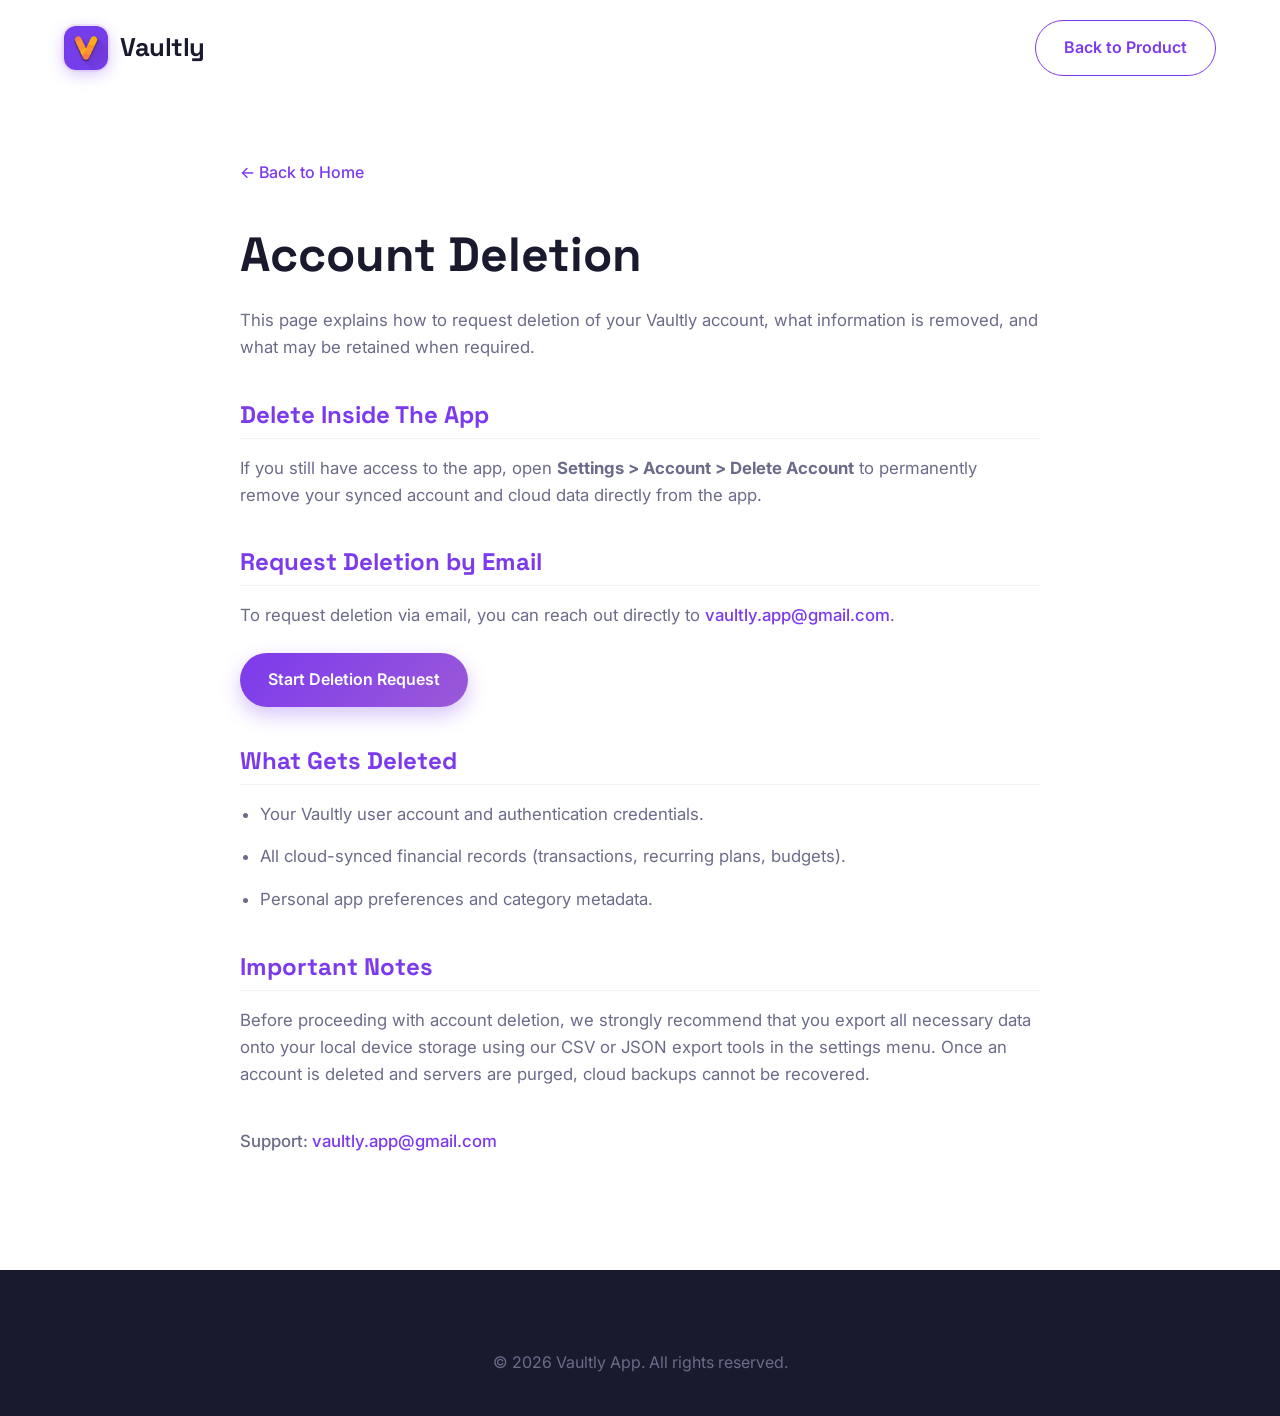
<file: account-deletion.html>
<!DOCTYPE html>
<html lang="en">
<head>
  <meta charset="UTF-8">
  <meta name="viewport" content="width=device-width, initial-scale=1.0">
  <title>Account Deletion - Vaultly App</title>
  
  <link rel="preconnect" href="https://fonts.googleapis.com">
  <link rel="preconnect" href="https://fonts.gstatic.com" crossorigin>
  <link href="https://fonts.googleapis.com/css2?family=Inter:wght@400;500;600;700&family=Space+Grotesk:wght@500;700;800&display=swap" rel="stylesheet">
  
  <link rel="icon" type="image/png" href="icon/icon.png">
  <link rel="stylesheet" href="styles.css">
</head>
<body>

  <!-- Header -->
  <header id="navbar">
    <div class="container nav-content">
      <a href="index.html" class="logo-container">
        <img src="icon/icon.png" alt="Vaultly Logo">
        <span class="logo-text">Vaultly</span>
      </a>
      <div class="nav-links">
        <a href="index.html" class="btn btn-outline">Back to Product</a>
      </div>
    </div>
  </header>

  <main class="legal-page reveal">
    <div class="container">
      <div class="legal-container">
        <a href="index.html" class="legal-back-link">← Back to Home</a>
        
        <h1>Account Deletion</h1>
        <p>This page explains how to request deletion of your Vaultly account, what information is removed, and what may be retained when required.</p>

        <h2>Delete Inside The App</h2>
        <p>If you still have access to the app, open <strong>Settings > Account > Delete Account</strong> to permanently remove your synced account and cloud data directly from the app.</p>

        <h2>Request Deletion by Email</h2>
        <p>To request deletion via email, you can reach out directly to <a href="mailto:vaultly.app@gmail.com">vaultly.app@gmail.com</a>.</p>
        
        <div style="margin: 24px 0;">
          <a href="mailto:vaultly.app@gmail.com?subject=Vaultly%20Account%20Deletion%20Request&body=Please%20delete%20my%20Vaultly%20account.%20My%20Vaultly%20account%20email%20is%3A%20" class="btn btn-primary">
            Start Deletion Request
          </a>
        </div>

        <h2>What Gets Deleted</h2>
        <ul style="padding-left: 20px;">
          <li>Your Vaultly user account and authentication credentials.</li>
          <li>All cloud-synced financial records (transactions, recurring plans, budgets).</li>
          <li>Personal app preferences and category metadata.</li>
        </ul>

        <h2>Important Notes</h2>
        <p>Before proceeding with account deletion, we strongly recommend that you export all necessary data onto your local device storage using our CSV or JSON export tools in the settings menu. Once an account is deleted and servers are purged, cloud backups cannot be recovered.</p>

        <p style="margin-top: 40px; font-weight: 500;">
          Support: <a href="mailto:vaultly.app@gmail.com">vaultly.app@gmail.com</a>
        </p>
      </div>
    </div>
  </main>

  <footer>
    <div class="container text-center">
      <p style="color: var(--text-support);">&copy; 2026 Vaultly App. All rights reserved.</p>
    </div>
  </footer>

  <script src="main.js"></script>
</body>
</html>
</file>
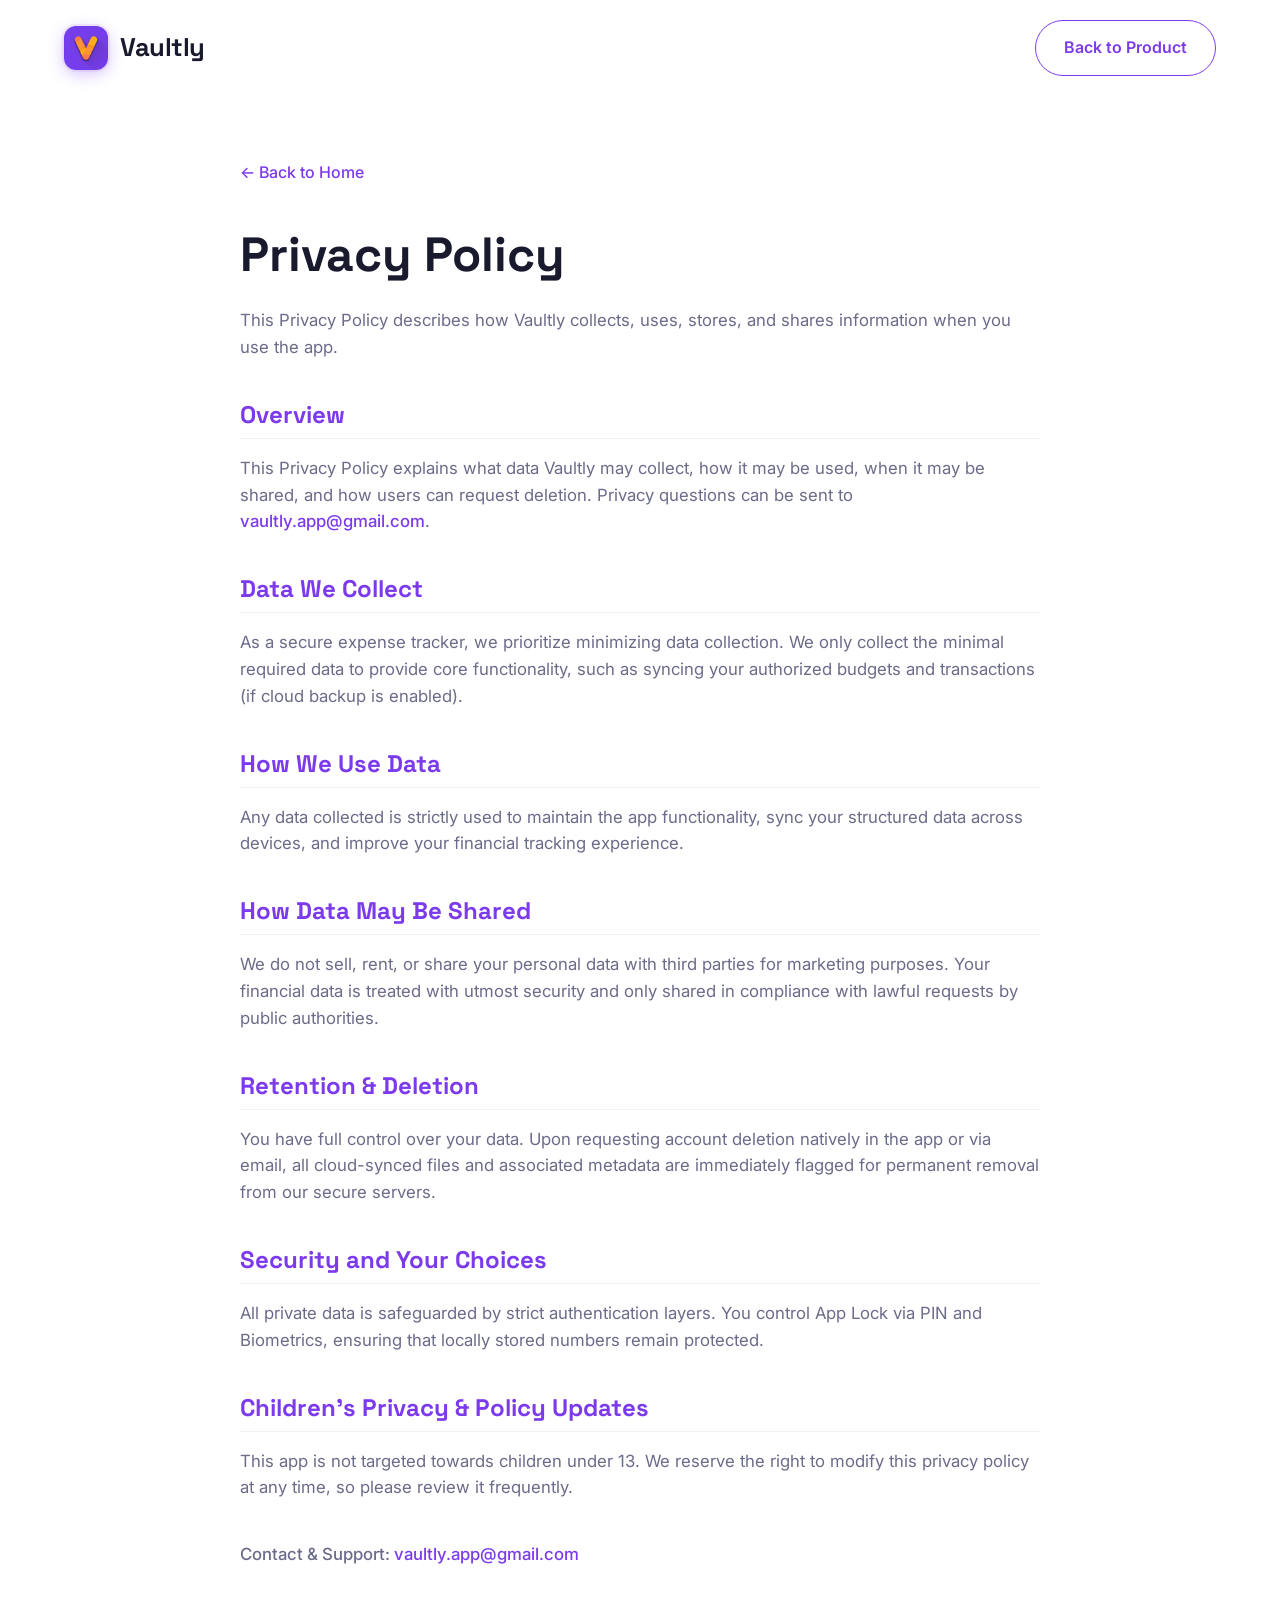
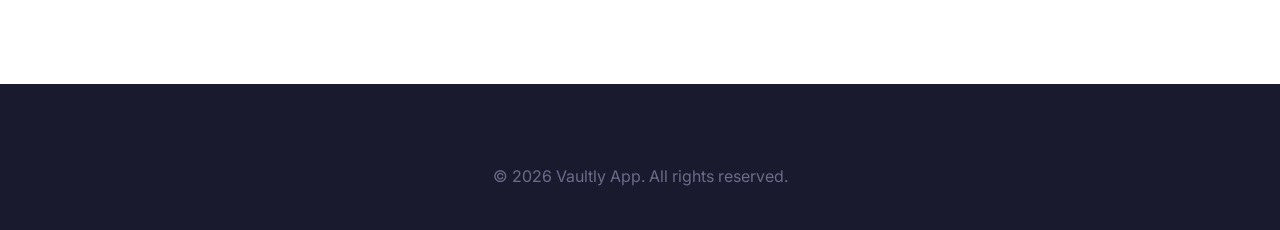
<file: privacy-policy.html>
<!DOCTYPE html>
<html lang="en">
<head>
  <meta charset="UTF-8">
  <meta name="viewport" content="width=device-width, initial-scale=1.0">
  <title>Privacy Policy - Vaultly App</title>
  
  <link rel="preconnect" href="https://fonts.googleapis.com">
  <link rel="preconnect" href="https://fonts.gstatic.com" crossorigin>
  <link href="https://fonts.googleapis.com/css2?family=Inter:wght@400;500;600;700&family=Space+Grotesk:wght@500;700;800&display=swap" rel="stylesheet">
  
  <link rel="icon" type="image/png" href="icon/icon.png">
  <link rel="stylesheet" href="styles.css">
</head>
<body>

  <!-- Header -->
  <header id="navbar">
    <div class="container nav-content">
      <a href="index.html" class="logo-container">
        <img src="icon/icon.png" alt="Vaultly Logo">
        <span class="logo-text">Vaultly</span>
      </a>
      <div class="nav-links">
        <a href="index.html" class="btn btn-outline">Back to Product</a>
      </div>
    </div>
  </header>

  <main class="legal-page reveal">
    <div class="container">
      <div class="legal-container">
        <a href="index.html" class="legal-back-link">← Back to Home</a>
        
        <h1>Privacy Policy</h1>
        <p>This Privacy Policy describes how Vaultly collects, uses, stores, and shares information when you use the app.</p>

        <h2>Overview</h2>
        <p>This Privacy Policy explains what data Vaultly may collect, how it may be used, when it may be shared, and how users can request deletion. Privacy questions can be sent to <a href="mailto:vaultly.app@gmail.com">vaultly.app@gmail.com</a>.</p>

        <h2>Data We Collect</h2>
        <p>As a secure expense tracker, we prioritize minimizing data collection. We only collect the minimal required data to provide core functionality, such as syncing your authorized budgets and transactions (if cloud backup is enabled).</p>

        <h2>How We Use Data</h2>
        <p>Any data collected is strictly used to maintain the app functionality, sync your structured data across devices, and improve your financial tracking experience.</p>

        <h2>How Data May Be Shared</h2>
        <p>We do not sell, rent, or share your personal data with third parties for marketing purposes. Your financial data is treated with utmost security and only shared in compliance with lawful requests by public authorities.</p>

        <h2>Retention & Deletion</h2>
        <p>You have full control over your data. Upon requesting account deletion natively in the app or via email, all cloud-synced files and associated metadata are immediately flagged for permanent removal from our secure servers.</p>

        <h2>Security and Your Choices</h2>
        <p>All private data is safeguarded by strict authentication layers. You control App Lock via PIN and Biometrics, ensuring that locally stored numbers remain protected.</p>

        <h2>Children's Privacy & Policy Updates</h2>
        <p>This app is not targeted towards children under 13. We reserve the right to modify this privacy policy at any time, so please review it frequently.</p>
        
        <p style="margin-top: 40px; font-weight: 500;">
          Contact & Support: <a href="mailto:vaultly.app@gmail.com">vaultly.app@gmail.com</a>
        </p>
      </div>
    </div>
  </main>

  <footer>
    <div class="container text-center">
      <p style="color: var(--text-support);">&copy; 2026 Vaultly App. All rights reserved.</p>
    </div>
  </footer>

  <script src="main.js"></script>
</body>
</html>
</file>
<file: styles.css>
/* Root Variables for Vaultly Expense Tracker */
:root {
  /* Brand Colors */
  --primary: #7C3AED;
  --secondary: #9B59D8;
  --bg-color: #F0F2F8;
  --surface: #FFFFFF;
  --surface-alt: #F9FAFC;

  /* Text Colors */
  --text-dark: #1A1A2E;
  --text-support: #6B6B8A;
  --text-light: #9E9EB8;

  /* Accent Colors */
  --income-accent: #00C6AE;
  --expense-accent: #FF6B8A;
  --ocean: #0EA5E9;
  --emerald: #10B981;
  --coral: #FF6B6B;
  --amber: #F59E0B;

  /* Shadows & Effects */
  --shadow-sm: 0 4px 12px rgba(26, 26, 46, 0.05);
  --shadow-md: 0 12px 32px rgba(26, 26, 46, 0.08);
  --shadow-lg: 0 24px 48px rgba(124, 58, 237, 0.15);
  --glass-bg: rgba(255, 255, 255, 0.85);
  --glass-border: rgba(124, 58, 237, 0.1);
}

* {
  box-sizing: border-box;
  margin: 0;
  padding: 0;
}

html {
  scroll-behavior: smooth;
  overflow-x: hidden; 
}
body {
  font-family: 'Inter', system-ui, -apple-system, sans-serif;
  background-color: var(--bg-color);
  color: var(--text-dark);
  line-height: 1.6;
  overflow-x: hidden;
  -webkit-font-smoothing: antialiased;
  -moz-osx-font-smoothing: grayscale;
}

/* Premium Text Selection Highlight */
::selection {
  background: rgba(124, 58, 237, 0.25);
  color: var(--text-dark);
}
::-moz-selection {
  background: rgba(124, 58, 237, 0.25);
  color: var(--text-dark);
}

/* Premium Custom Scrollbar */
::-webkit-scrollbar {
  width: 12px;
}
::-webkit-scrollbar-track {
  background: var(--surface-alt);
}
::-webkit-scrollbar-thumb {
  background: #c1c9d2;
  border-radius: 100px;
  border: 3px solid var(--surface-alt);
  background-clip: padding-box;
}
::-webkit-scrollbar-thumb:hover {
  background: #a0aebf;
}

h1,
h2,
h3,
h4,
h5,
.font-heading {
  font-family: 'Space Grotesk', system-ui, sans-serif;
  color: var(--text-dark);
  font-weight: 700;
  line-height: 1.2;
}

/* Layout Utilities */
.container {
  max-width: 1200px;
  margin: 0 auto;
  padding: 0 24px;
}

.text-center {
  text-align: center;
}

.text-primary {
  color: var(--primary);
}

.text-support {
  color: var(--text-support);
}

.mt-2 {
  margin-top: 8px;
}

.mt-4 {
  margin-top: 16px;
}

.mt-8 {
  margin-top: 32px;
}

.mb-2 {
  margin-bottom: 8px;
}

.mb-4 {
  margin-bottom: 16px;
}

.mb-8 {
  margin-bottom: 32px;
}

.pill-badge {
  display: inline-block;
  padding: 6px 16px;
  border-radius: 999px;
  background: rgba(124, 58, 237, 0.1);
  color: var(--primary);
  font-weight: 600;
  font-size: 0.85rem;
  letter-spacing: 0.5px;
  text-transform: uppercase;
  margin-bottom: 16px;
}

/* Header & Nav */
header {
  position: fixed;
  top: 0;
  left: 0;
  right: 0;
  z-index: 100;
  transition: all 0.3s ease;
  padding: 20px 0;
}

header.scrolled {
  background: var(--glass-bg);
  backdrop-filter: blur(12px);
  -webkit-backdrop-filter: blur(12px);
  padding: 16px 0;
  box-shadow: var(--shadow-sm);
  border-bottom: 1px solid var(--glass-border);
}

.nav-content {
  display: flex;
  justify-content: space-between;
  align-items: center;
}

.logo-container {
  display: flex;
  align-items: center;
  gap: 12px;
  text-decoration: none;
}

.logo-container img {
  width: 44px;
  height: 44px;
  border-radius: 12px;
  object-fit: cover;
  box-shadow: 0 4px 16px rgba(124, 58, 237, 0.3), 0 0 0 2px rgba(124, 58, 237, 0.08);
  transition: transform 0.3s ease, box-shadow 0.3s ease;
}

.logo-container:hover img {
  transform: scale(1.08) rotate(-3deg);
  box-shadow: 0 6px 24px rgba(124, 58, 237, 0.4), 0 0 0 3px rgba(124, 58, 237, 0.12);
}

.logo-text {
  font-family: 'Space Grotesk', sans-serif;
  font-size: 1.6rem;
  font-weight: 800;
  letter-spacing: -0.5px;
  color: var(--text-dark);
}

.nav-links {
  display: flex;
  align-items: center;
  gap: 32px;
}

.nav-links a.nav-item {
  color: var(--text-support);
  text-decoration: none;
  font-weight: 500;
  transition: color 0.2s ease;
}

.nav-links a.nav-item:hover {
  color: var(--primary);
}

/* Buttons */
.btn {
  display: inline-flex;
  align-items: center;
  justify-content: center;
  gap: 10px;
  padding: 14px 28px;
  border-radius: 999px;
  font-weight: 600;
  font-size: 1rem;
  text-decoration: none;
  transition: all 0.3s ease;
  border: none;
  cursor: pointer;
  font-family: 'Inter', sans-serif;
}

.btn-primary {
  background: linear-gradient(135deg, var(--primary), var(--secondary));
  color: white;
  box-shadow: 0 8px 20px rgba(124, 58, 237, 0.3);
}

.btn-primary:hover {
  transform: translateY(-2px);
  box-shadow: 0 12px 28px rgba(124, 58, 237, 0.4);
}

.btn-outline {
  background: transparent;
  color: var(--primary);
  border: 1.5px solid var(--primary);
}

.btn-outline:hover {
  background: rgba(124, 58, 237, 0.05);
  transform: translateY(-2px);
}

/* Google Play Badge (Real Style) */
.google-play-badge {
  display: inline-flex;
  align-items: center;
  gap: 14px;
  padding: 10px 24px 10px 18px;
  background: #000;
  border: 1.5px solid #a6a6a6;
  border-radius: 12px;
  text-decoration: none;
  transition: all 0.3s ease;
  min-width: 200px;
}

.google-play-badge:hover {
  transform: translateY(-2px);
  box-shadow: 0 8px 24px rgba(0, 0, 0, 0.25);
  border-color: #fff;
}

.google-play-badge-sm {
  display: inline-flex;
  align-items: center;
  gap: 10px;
  padding: 8px 18px 8px 14px;
  background: #000;
  border: 1.5px solid #a6a6a6;
  border-radius: 10px;
  text-decoration: none;
  transition: all 0.3s ease;
}

.google-play-badge-sm:hover {
  transform: translateY(-1px);
  box-shadow: 0 4px 12px rgba(0, 0, 0, 0.2);
  border-color: #fff;
}

.google-play-badge-sm .gp-label {
  font-size: 0.5rem;
}

.google-play-badge-sm .gp-title {
  font-size: 0.95rem;
}

.gp-label {
  display: block;
  font-size: 0.6rem;
  color: #ccc;
  letter-spacing: 0.5px;
  font-weight: 400;
  font-family: 'Inter', sans-serif;
  line-height: 1;
}

.gp-title {
  display: block;
  font-size: 1.35rem;
  color: #fff;
  font-weight: 600;
  font-family: 'Inter', sans-serif;
  line-height: 1.2;
  letter-spacing: -0.3px;
}

/* Hero Section */
.hero {
  padding: 160px 0 100px;
  min-height: 90vh;
  position: relative;
  overflow: hidden;
}

.hero-glow {
  position: absolute;
  top: -20%;
  right: -10%;
  width: 600px;
  height: 600px;
  background: radial-gradient(circle at center, rgba(124, 58, 237, 0.15) 0%, transparent 60%);
  border-radius: 50%;
  z-index: -1;
}

.hero-content {
  text-align: center;
  max-width: 800px;
  margin: 0 auto 60px;
}

.hero-content h1 {
  font-size: 4rem;
  letter-spacing: -1px;
  margin-bottom: 24px;
}

.hero-content p {
  font-size: 1.25rem;
  color: var(--text-support);
  margin-bottom: 40px;
}

.hero-ctas {
  display: flex;
  justify-content: center;
  gap: 16px;
  margin-bottom: 30px;
}

.hero-mockup-cluster {
  display: flex;
  justify-content: center;
  align-items: flex-end;
  position: relative;
  z-index: 10;
  height: 580px;
  margin-top: 20px;
}

.mockup-wrapper-hero {
  position: absolute;
  z-index: 1;
  transition: transform 0.6s cubic-bezier(0.16, 1, 0.3, 1);
}

.hero-mockup {
  width: 270px;
  display: block;
  filter: drop-shadow(0 20px 40px rgba(0, 0, 0, 0.25));
  will-change: transform, filter;
}

.mockup-left {
  left: 50%;
  transform: translateX(-108%) translateY(0px) scale(0.88);
  z-index: 1;
}

.mockup-left:hover {
  transform: translateX(-108%) translateY(-12px) scale(0.91);
}

.mockup-center {
  left: 50%;
  transform: translateX(-50%) translateY(-30px) scale(1);
  z-index: 3;
}

.mockup-center .hero-mockup {
  filter: drop-shadow(0 30px 60px rgba(124, 58, 237, 0.35));
}

.mockup-center:hover {
  transform: translateX(-50%) translateY(-42px) scale(1.03);
}

.mockup-right {
  left: 50%;
  transform: translateX(8%) translateY(0px) scale(0.88);
  z-index: 1;
}

.mockup-right:hover {
  transform: translateX(8%) translateY(-12px) scale(0.91);
}

/* Realistic Floor Shadow */
.floor-shadow {
  position: absolute;
  bottom: -20px;
  left: 50%;
  transform: translateX(-50%);
  width: 60%;
  height: 24px;
  background: radial-gradient(ellipse at center, rgba(0, 0, 0, 0.4) 0%, rgba(0, 0, 0, 0.12) 50%, transparent 75%);
  border-radius: 50%;
  filter: blur(12px);
  z-index: -1;
  transition: all 0.5s ease;
}

/* Trust Strip */
.trust-strip {
  padding: 60px 0;
  border-top: 1px solid rgba(0, 0, 0, 0.05);
  background: var(--surface);
}

.trust-brands {
  display: flex;
  justify-content: space-between;
  flex-wrap: wrap;
  align-items: center;
  gap: 30px;
}

.trust-item {
  display: flex;
  align-items: center;
  gap: 12px;
  color: var(--text-support);
  font-weight: 600;
}

/* Feature Toggles / Blocks */
.section {
  padding: 120px 0;
}

.section-alt {
  background: var(--surface);
}

.section-header {
  text-align: center;
  max-width: 600px;
  margin: 0 auto 80px;
}

.section-header h2 {
  font-size: 2.5rem;
  margin-bottom: 16px;
}

.section-header p {
  font-size: 1.15rem;
  color: var(--text-support);
}

.feature-block {
  display: grid;
  grid-template-columns: 1fr 1fr;
  gap: 80px;
  align-items: center;
  margin-bottom: 120px;
}

.feature-block.reverse {
  direction: rtl;
}

.feature-block.reverse .feature-content {
  direction: ltr;
}

.feature-content h3 {
  font-size: 2rem;
  margin-bottom: 16px;
}

.feature-content p {
  font-size: 1.15rem;
  color: var(--text-support);
  margin-bottom: 30px;
}

.feature-list {
  list-style: none;
}

.feature-list li {
  display: flex;
  align-items: flex-start;
  gap: 16px;
  margin-bottom: 20px;
}

.feature-icon {
  flex-shrink: 0;
  width: 48px;
  height: 48px;
  background: rgba(124, 58, 237, 0.08);
  border-radius: 12px;
  display: flex;
  align-items: center;
  justify-content: center;
  color: var(--primary);
  font-size: 1.25rem;
  font-weight: bold;
}

.feature-list h4 {
  font-size: 1.1rem;
  margin-bottom: 4px;
}

.feature-list p {
  font-size: 0.95rem;
  color: var(--text-support);
  margin-bottom: 0;
}

.mockup-wrapper {
  position: relative;
  padding: 20px;
  display: flex;
  justify-content: center;
  align-items: center;
}

.feature-image {
  max-width: 320px;
  width: 100%;
  display: block;
  position: relative;
  z-index: 1;
  transition: transform 0.5s cubic-bezier(0.16, 1, 0.3, 1);
  will-change: transform;
}

/* Pre-rendered silver-framed mockups */
.feature-mockup-framed {
  max-width: 340px;
  filter: drop-shadow(0 25px 50px rgba(0, 0, 0, 0.3));
}

/* 3D Tilted Mockup for Feature 3 */
.perspective-wrapper {
  perspective: 1200px;
}

.feature-mockup-tilted-right {
  /* Rotate Y: left side goes back, right comes forward (screen faces right) */
  transform: rotateY(-25deg) rotateX(10deg) rotateZ(4deg) scale(0.95);
  filter: drop-shadow(25px 35px 35px rgba(0, 0, 0, 0.25));
  transition: transform 0.6s cubic-bezier(0.16, 1, 0.3, 1), filter 0.6s;
  animation: float-tilted-right 6s ease-in-out infinite;
  animation-delay: -3s;
  will-change: transform, filter;
  /* Offset so they float in opposite phases */
}

@keyframes float-tilted-right {
  0% {
    transform: rotateY(-25deg) rotateX(10deg) rotateZ(4deg) translateY(0px) scale(0.95);
  }

  50% {
    transform: rotateY(-25deg) rotateX(10deg) rotateZ(4deg) translateY(-15px) scale(0.95);
  }

  100% {
    transform: rotateY(-25deg) rotateX(10deg) rotateZ(4deg) translateY(0px) scale(0.95);
  }
}

.mockup-wrapper:hover .feature-mockup-tilted-right,
.mockup-wrapper-theme:hover .feature-mockup-tilted-right {
  animation-play-state: paused;
  transform: rotateY(-18deg) rotateX(8deg) rotateZ(2deg) scale(1) translateY(-10px);
  filter: drop-shadow(30px 45px 45px rgba(0, 0, 0, 0.2));
}

.feature-mockup-tilted-left {
  /* Rotate Y: right side goes back, left comes forward (screen faces left) */
  transform: rotateY(25deg) rotateX(10deg) rotateZ(-4deg) scale(0.95);
  filter: drop-shadow(-25px 35px 35px rgba(0, 0, 0, 0.25));
  transition: transform 0.6s cubic-bezier(0.16, 1, 0.3, 1), filter 0.6s;
  animation: float-tilted-left 6s ease-in-out infinite;
  will-change: transform, filter;
}

@keyframes float-tilted-left {
  0% {
    transform: rotateY(25deg) rotateX(10deg) rotateZ(-4deg) translateY(0px) scale(0.95);
  }

  50% {
    transform: rotateY(25deg) rotateX(10deg) rotateZ(-4deg) translateY(-15px) scale(0.95);
  }

  100% {
    transform: rotateY(25deg) rotateX(10deg) rotateZ(-4deg) translateY(0px) scale(0.95);
  }
}

.mockup-wrapper:hover .feature-mockup-tilted-left,
.mockup-wrapper-theme:hover .feature-mockup-tilted-left {
  animation-play-state: paused;
  transform: rotateY(18deg) rotateX(8deg) rotateZ(-2deg) scale(1) translateY(-10px);
  filter: drop-shadow(-30px 45px 45px rgba(0, 0, 0, 0.2));
}

.mockup-wrapper:hover .tilted-shadow {
  transform: translateX(-35%) scale(1.1);
  opacity: 0.5;
}

/* Feature 4 Cluster (Accent Colors) */
.mockup-cluster-diagonal {
  position: relative;
  width: 100%;
  max-width: 440px;
  height: 550px;
  display: flex;
  justify-content: center;
  align-items: center;
  margin: 0 auto;
}

.cluster-item {
  position: absolute;
  max-width: 250px;
  /* Scaled down slightly to fit 5 */
  border-radius: 36px;
  transition: transform 0.6s cubic-bezier(0.16, 1, 0.3, 1), filter 0.6s, opacity 0.6s;
  will-change: transform;
}

/* Staggering the 5 phones from bottom-left (front) to top-right (back) */
/* The base tilt angle aligns with the zigzag style and reference image vibe */
.cluster-item.item-1 {
  /* Purple - Front */
  transform: translateX(-70px) translateY(70px) translateZ(90px) rotateY(-12deg) rotateX(18deg) rotateZ(12deg);
  z-index: 5;
  filter: drop-shadow(-20px 30px 30px rgba(0, 0, 0, 0.3));
}

.cluster-item.item-2 {
  /* Red */
  transform: translateX(-35px) translateY(35px) translateZ(45px) rotateY(-12deg) rotateX(18deg) rotateZ(12deg);
  z-index: 4;
  filter: drop-shadow(-15px 25px 25px rgba(0, 0, 0, 0.25));
}

.cluster-item.item-3 {
  /* Emerald - Middle */
  transform: translateX(0px) translateY(0px) translateZ(0px) rotateY(-12deg) rotateX(18deg) rotateZ(12deg);
  z-index: 3;
  filter: drop-shadow(-15px 25px 25px rgba(0, 0, 0, 0.25));
}

.cluster-item.item-4 {
  /* Blue */
  transform: translateX(35px) translateY(-35px) translateZ(-45px) rotateY(-12deg) rotateX(18deg) rotateZ(12deg);
  z-index: 2;
  filter: drop-shadow(-15px 25px 25px rgba(0, 0, 0, 0.25));
}

.cluster-item.item-5 {
  /* Amber - Back */
  transform: translateX(70px) translateY(-70px) translateZ(-90px) rotateY(-12deg) rotateX(18deg) rotateZ(12deg);
  z-index: 1;
  filter: drop-shadow(-15px 25px 25px rgba(0, 0, 0, 0.2));
}

/* Hover: expand the cluster so you can see all accent colors clearly */
.mockup-cluster-diagonal:hover .item-1 {
  transform: translateX(-110px) translateY(110px) translateZ(120px) rotateY(-5deg) rotateX(12deg) rotateZ(8deg) scale(1.05);
}

.mockup-cluster-diagonal:hover .item-2 {
  transform: translateX(-55px) translateY(55px) translateZ(60px) rotateY(-5deg) rotateX(12deg) rotateZ(8deg) scale(1.02);
}

.mockup-cluster-diagonal:hover .item-3 {
  transform: translateX(0px) translateY(0px) translateZ(0px) rotateY(-5deg) rotateX(12deg) rotateZ(8deg) scale(1);
}

.mockup-cluster-diagonal:hover .item-4 {
  transform: translateX(55px) translateY(-55px) translateZ(-60px) rotateY(-5deg) rotateX(12deg) rotateZ(8deg) scale(0.98);
}

.mockup-cluster-diagonal:hover .item-5 {
  transform: translateX(110px) translateY(-110px) translateZ(-120px) rotateY(-5deg) rotateX(12deg) rotateZ(8deg) scale(0.95);
}

.mockup-wrapper:hover .feature-image {
  transform: translateY(-12px) scale(1.02);
}

.mockup-wrapper:hover .floor-shadow {
  width: 55%;
  opacity: 0.6;
  filter: blur(16px);
}

/* ===== ACCENT COLOR ORBS ===== */
.accent-cluster-wrapper {
  position: relative;
  width: 100%;
  min-height: 550px;
  display: flex;
  justify-content: center;
  align-items: center;
}

.accent-orb {
  position: absolute;
  width: 52px;
  height: 52px;
  border-radius: 50%;
  background: radial-gradient(circle at 35% 35%, rgba(255, 255, 255, 0.5), var(--orb-color) 60%);
  box-shadow:
    0 0 20px var(--orb-glow),
    0 0 40px var(--orb-glow),
    inset 0 -4px 8px rgba(0, 0, 0, 0.15),
    inset 0 4px 8px rgba(255, 255, 255, 0.3);
  z-index: 0;
  display: flex;
  align-items: center;
  justify-content: center;
  cursor: default;
  transition: transform 0.4s cubic-bezier(0.16, 1, 0.3, 1), box-shadow 0.4s ease;
  pointer-events: auto;
}

.accent-orb::before {
  content: '';
  position: absolute;
  top: 6px;
  left: 10px;
  width: 18px;
  height: 10px;
  background: rgba(255, 255, 255, 0.45);
  border-radius: 50%;
  filter: blur(2px);
}

.accent-orb:hover {
  transform: scale(1.25);
  box-shadow:
    0 0 30px var(--orb-glow),
    0 0 60px var(--orb-glow),
    inset 0 -4px 8px rgba(0, 0, 0, 0.15),
    inset 0 4px 8px rgba(255, 255, 255, 0.3);
}

.orb-label {
  position: absolute;
  bottom: -28px;
  left: 50%;
  transform: translateX(-50%);
  font-family: 'Space Grotesk', sans-serif;
  font-size: 0.72rem;
  font-weight: 700;
  color: var(--orb-color);
  letter-spacing: 0.5px;
  text-transform: uppercase;
  white-space: nowrap;
  opacity: 0.75;
  transition: opacity 0.3s ease, transform 0.3s ease;
  text-shadow: 0 1px 4px var(--orb-glow);
}

.accent-orb:hover .orb-label {
  opacity: 1;
  transform: translateX(-50%) translateY(4px);
}

/* Orb positions — pushed far out so they don't overlap mockups */
.orb-purple {
  top: -5%;
  left: -4%;
  animation: orbFloat1 5s ease-in-out infinite;
}

.orb-ocean {
  top: -2%;
  right: -6%;
  animation: orbFloat2 6s ease-in-out infinite;
}

.orb-emerald {
  bottom: 32%;
  left: -10%;
  animation: orbFloat3 5.5s ease-in-out infinite;
}

.orb-coral {
  bottom: -2%;
  right: -4%;
  animation: orbFloat4 4.5s ease-in-out infinite;
}

.orb-amber {
  top: 45%;
  right: -8%;
  animation: orbFloat5 6.5s ease-in-out infinite;
}

/* Staggered floating animations for each orb */
@keyframes orbFloat1 {
  0%   { transform: translateY(0px) translateX(0px); }
  25%  { transform: translateY(-12px) translateX(5px); }
  50%  { transform: translateY(-6px) translateX(-3px); }
  75%  { transform: translateY(-14px) translateX(2px); }
  100% { transform: translateY(0px) translateX(0px); }
}

@keyframes orbFloat2 {
  0%   { transform: translateY(0px) translateX(0px); }
  33%  { transform: translateY(-10px) translateX(-6px); }
  66%  { transform: translateY(-16px) translateX(3px); }
  100% { transform: translateY(0px) translateX(0px); }
}

@keyframes orbFloat3 {
  0%   { transform: translateY(0px) translateX(0px); }
  40%  { transform: translateY(-8px) translateX(7px); }
  70%  { transform: translateY(-15px) translateX(-4px); }
  100% { transform: translateY(0px) translateX(0px); }
}

@keyframes orbFloat4 {
  0%   { transform: translateY(0px) translateX(0px); }
  30%  { transform: translateY(-14px) translateX(-5px); }
  60%  { transform: translateY(-6px) translateX(6px); }
  100% { transform: translateY(0px) translateX(0px); }
}

@keyframes orbFloat5 {
  0%   { transform: translateY(0px) translateX(0px); }
  35%  { transform: translateY(-11px) translateX(4px); }
  65%  { transform: translateY(-7px) translateX(-6px); }
  100% { transform: translateY(0px) translateX(0px); }
}

.theme-badges {
  display: flex;
  gap: 15px;
  z-index: 10;
}

.theme-badge {
  padding: 10px 22px;
  border-radius: 30px;
  font-weight: 600;
  font-size: 0.9rem;
  display: flex;
  align-items: center;
  gap: 8px;
  box-shadow: 0 10px 25px rgba(0, 0, 0, 0.1);
  transition: transform 0.3s, box-shadow 0.3s;
  cursor: pointer;
}

.theme-badge:hover {
  transform: translateY(-4px);
  box-shadow: 0 15px 30px rgba(0, 0, 0, 0.15);
}

.theme-badge.dark {
  background: linear-gradient(135deg, #1e1b4b, #4338ca);
  color: #fff;
  border: 1px solid rgba(255, 255, 255, 0.1);
}

.theme-badge.light {
  background: linear-gradient(135deg, #ffffff, #f8fafc);
  color: #1e293b;
  border: 1px solid #e2e8f0;
}

/* Theme Showcase (Floating visually) */
.theme-showcase {
  padding: 140px 0;
  background: var(--primary);
  color: white;
  position: relative;
  overflow: hidden;
}

.theme-showcase h2,
.theme-showcase h3,
.theme-showcase .font-heading {
  color: white;
}

.theme-showcase p {
  color: rgba(255, 255, 255, 0.8);
}

.theme-showcase-grid {
  display: flex;
  justify-content: center;
  align-items: flex-end;
  gap: 60px;
  margin-top: 60px;
}

.mockup-wrapper-theme {
  position: relative;
}

.floating-mockup {
  width: 300px;
  display: block;
  animation: float 6s ease-in-out infinite;
  transition: transform 0.5s cubic-bezier(0.16, 1, 0.3, 1);
}

.floating-mockup:hover {
  animation-play-state: paused;
  transform: translateY(-10px) scale(1.03);
}

.floating-mockup.light-theme {
  animation-delay: -3s;
}

.theme-column {
  display: flex;
  flex-direction: column;
  align-items: center;
  gap: 50px;
}

.premium-label {
  font-family: 'Space Grotesk', sans-serif;
  font-size: 1.15rem;
  font-weight: 700;
  color: #fff;
  letter-spacing: 0.5px;
  padding: 12px 28px;
  background: rgba(255, 255, 255, 0.1);
  border: 1px solid rgba(255, 255, 255, 0.25);
  border-radius: 999px;
  backdrop-filter: blur(8px);
  box-shadow: 0 8px 24px rgba(0, 0, 0, 0.15);
}

/* Pricing Section */
.pricing-grid {
  display: grid;
  grid-template-columns: repeat(4, 1fr);
  gap: 24px;
  margin-top: 60px;
}

.pricing-card {
  background: var(--surface);
  border-radius: 24px;
  padding: 32px 20px;
  box-shadow: var(--shadow-sm);
  border: 1px solid rgba(0, 0, 0, 0.05);
  display: flex;
  flex-direction: column;
  transition: all 0.3s ease;
}

.pricing-card:hover {
  transform: translateY(-8px);
  box-shadow: var(--shadow-md);
}

.pricing-card.popular {
  border: 2px solid var(--primary);
  position: relative;
  transform: scale(1.05);
  box-shadow: var(--shadow-lg);
  z-index: 2;
}

.popular-badge {
  position: absolute;
  top: -16px;
  left: 50%;
  transform: translateX(-50%);
  background: var(--primary);
  color: white;
  padding: 6px 16px;
  border-radius: 999px;
  font-weight: 700;
  font-size: 0.85rem;
}

.price-title {
  font-size: 1.5rem;
  margin-bottom: 8px;
}

.price-amount {
  font-size: 2.2rem;
  margin-bottom: 24px;
  color: var(--primary);
  display: flex;
  align-items: baseline;
  gap: 4px;
}

.price-amount span {
  font-size: 0.95rem;
  color: var(--text-support);
}

.pricing-features {
  list-style: none;
  margin-bottom: 40px;
  flex-grow: 1;
}

.pricing-features li {
  padding: 10px 0;
  border-bottom: 1px solid rgba(0, 0, 0, 0.05);
  font-size: 0.9rem;
  display: flex;
  gap: 8px;
  line-height: 1.4;
}

.pricing-features li::before {
  content: '✓';
  color: var(--primary);
  font-weight: bold;
}

.pricing-card .btn {
  width: 100%;
}

/* FAQ Accordion */
.faq-container {
  max-width: 800px;
  margin: 0 auto;
}

.faq-item {
  background: var(--surface);
  border-radius: 16px;
  margin-bottom: 16px;
  box-shadow: var(--shadow-sm);
  overflow: hidden;
}

.faq-question {
  padding: 24px 30px;
  cursor: pointer;
  display: flex;
  justify-content: space-between;
  align-items: center;
  font-weight: 600;
  font-size: 1.1rem;
}

.faq-icon {
  width: 24px;
  height: 24px;
  transition: transform 0.3s ease;
  color: var(--primary);
}

.faq-answer {
  padding: 0 30px;
  max-height: 0;
  overflow: hidden;
  transition: max-height 0.3s ease, padding 0.3s ease;
  color: var(--text-support);
}

.faq-item.active .faq-icon {
  transform: rotate(45deg);
}

.faq-item.active .faq-answer {
  padding: 0 30px 24px;
  max-height: 300px;
}

/* Final CTA */
.final-cta {
  background: linear-gradient(135deg, var(--surface-alt), var(--surface));
  padding: 100px 0;
  text-align: center;
  border-top: 1px solid rgba(0, 0, 0, 0.05);
}

.final-cta-box {
  max-width: 600px;
  margin: 0 auto;
}

/* Footer */
footer {
  background: var(--text-dark);
  color: white;
  padding: 80px 0 40px;
}

.footer-grid {
  display: grid;
  grid-template-columns: 2fr 1fr 1fr;
  gap: 60px;
  margin-bottom: 60px;
}

.footer-brand .logo-text {
  color: white;
}

.footer-brand p {
  color: var(--text-light);
  margin-top: 20px;
  max-width: 300px;
}

.footer-links h4 {
  color: white;
  margin-bottom: 24px;
  font-size: 1.1rem;
}

.footer-links ul {
  list-style: none;
}

.footer-links li {
  margin-bottom: 12px;
}

.footer-links a {
  color: var(--text-light);
  text-decoration: none;
  transition: color 0.2s ease;
}

.footer-links a:hover {
  color: white;
}

.footer-bottom {
  border-top: 1px solid rgba(255, 255, 255, 0.1);
  padding-top: 30px;
  display: flex;
  justify-content: space-between;
  align-items: center;
  color: var(--text-light);
  font-size: 0.9rem;
}

/* ===== SECURITY CARDS STYLING ===== */
.security-grid {
  display: grid;
  grid-template-columns: repeat(3, 1fr);
  gap: 30px;
  margin-top: 40px;
}

.security-card {
  background: rgba(255, 255, 255, 0.6);
  border: 1px solid rgba(0, 0, 0, 0.05);
  border-radius: 20px;
  padding: 32px;
  text-align: left;
  transition: transform 0.4s cubic-bezier(0.16, 1, 0.3, 1), box-shadow 0.4s ease, border-color 0.4s ease;
  backdrop-filter: blur(10px);
}

.security-card:hover {
  transform: translateY(-8px) scale(1.02);
  box-shadow: 0 20px 40px rgba(0, 0, 0, 0.08), 0 0 0 1px rgba(124, 58, 237, 0.1);
  border-color: rgba(124, 58, 237, 0.2);
}

.security-icon-wrap {
  width: 56px;
  height: 56px;
  border-radius: 16px;
  display: flex;
  align-items: center;
  justify-content: center;
  font-size: 1.5rem;
  margin-bottom: 24px;
  background: var(--card-glow);
  color: var(--card-accent);
  box-shadow: inset 0 0 0 1px rgba(255, 255, 255, 0.5);
  transition: transform 0.3s ease, background 0.3s ease;
}

.security-card:hover .security-icon-wrap {
  transform: scale(1.1) rotate(-5deg);
  background: var(--card-accent);
}

.security-card:hover .security-icon-wrap span {
  filter: brightness(0) invert(1);
}

.security-card h3 {
  font-size: 1.25rem;
  margin-bottom: 12px;
  color: var(--text-dark);
}

.security-card p {
  font-size: 0.95rem;
  color: var(--text-support);
  line-height: 1.5;
  margin: 0;
}

@media (max-width: 900px) {
  .security-grid {
    grid-template-columns: repeat(2, 1fr);
  }
}

@media (max-width: 600px) {
  .security-grid {
    grid-template-columns: 1fr;
  }
}

/* ===== Animations & Premium Motion ===== */

@keyframes float {
  0% { transform: translateY(0px); }
  50% { transform: translateY(-15px); }
  100% { transform: translateY(0px); }
}

/* Hero phones gentle floating */
@keyframes heroFloat {
  0% { transform: translateY(0px); }
  50% { transform: translateY(-10px); }
  100% { transform: translateY(0px); }
}

/* Center mockup glow pulse */
@keyframes shimmerGlow {
  0% { filter: drop-shadow(0 30px 60px rgba(124, 58, 237, 0.30)); }
  50% { filter: drop-shadow(0 35px 70px rgba(124, 58, 237, 0.50)); }
  100% { filter: drop-shadow(0 30px 60px rgba(124, 58, 237, 0.30)); }
}

/* Reveal system */
.reveal {
  opacity: 0;
  transform: translateY(30px);
  transition: all 0.8s cubic-bezier(0.16, 1, 0.3, 1);
}

.reveal.active {
  opacity: 1;
  transform: translateY(0);
}

/* ===== HERO MOCKUP PREMIUM MOTION ===== */
/* Continuous gentle float on all hero mockups */
.mockup-wrapper-hero .hero-mockup {
  animation: heroFloat 6s ease-in-out infinite;
  transition: transform 0.4s cubic-bezier(0.16, 1, 0.3, 1), filter 0.4s ease;
}

.mockup-left .hero-mockup {
  animation-delay: 0s;
}

.mockup-center .hero-mockup {
  animation: heroFloat 6s ease-in-out infinite, shimmerGlow 4s ease-in-out infinite;
  animation-delay: -2s;
}

.mockup-right .hero-mockup {
  animation-delay: -4s;
}

/* Hover: same premium motion as logo icon (scale + rotate + glow) */
.mockup-left:hover .hero-mockup {
  animation-play-state: paused;
  transform: scale(1.08) rotate(-2deg);
  filter: drop-shadow(0 24px 48px rgba(124, 58, 237, 0.4));
}

.mockup-center:hover .hero-mockup {
  animation-play-state: paused;
  transform: scale(1.06) rotate(1.5deg);
  filter: drop-shadow(0 30px 60px rgba(124, 58, 237, 0.5));
}

.mockup-right:hover .hero-mockup {
  animation-play-state: paused;
  transform: scale(1.08) rotate(2deg);
  filter: drop-shadow(0 24px 48px rgba(124, 58, 237, 0.4));
}

/* ===== FEATURE MOCKUP PREMIUM HOVER ===== */
/* Tilted mockups: on hover, scale up + enhance glow (like icon) */
.mockup-wrapper:hover .feature-mockup-tilted-right {
  animation-play-state: paused;
  transform: rotateY(-18deg) rotateX(8deg) rotateZ(2deg) scale(1.05) translateY(-10px);
  filter: drop-shadow(30px 45px 50px rgba(124, 58, 237, 0.3));
}

.mockup-wrapper:hover .feature-mockup-tilted-left {
  animation-play-state: paused;
  transform: rotateY(18deg) rotateX(8deg) rotateZ(-2deg) scale(1.05) translateY(-10px);
  filter: drop-shadow(-30px 45px 50px rgba(124, 58, 237, 0.3));
}

/* Theme showcase mockups: gentle float + premium hover */
.theme-showcase .mockup-wrapper-theme .feature-mockup-framed {
  transition: transform 0.4s cubic-bezier(0.16, 1, 0.3, 1), filter 0.4s ease;
}

.theme-showcase .mockup-wrapper-theme:hover .feature-mockup-tilted-left {
  animation-play-state: paused;
  transform: rotateY(18deg) rotateX(8deg) rotateZ(-2deg) scale(1.06);
  filter: drop-shadow(-24px 40px 50px rgba(124, 58, 237, 0.35));
}

.theme-showcase .mockup-wrapper-theme:hover .feature-mockup-tilted-right {
  animation-play-state: paused;
  transform: rotateY(-18deg) rotateX(8deg) rotateZ(2deg) scale(1.06);
  filter: drop-shadow(24px 40px 50px rgba(124, 58, 237, 0.35));
}

/* ===== PRICING CARDS PREMIUM HOVER ===== */
.pricing-card {
  transition: transform 0.4s cubic-bezier(0.16, 1, 0.3, 1), box-shadow 0.4s ease;
  will-change: transform, box-shadow;
}

.pricing-card:hover {
  transform: translateY(-8px) scale(1.02);
  box-shadow: 0 20px 40px rgba(124, 58, 237, 0.12);
}

/* Legal Pages Styling */
.legal-page {
  padding: 160px 0 100px;
  background: var(--surface);
  min-height: 100vh;
}

.legal-container {
  max-width: 800px;
  margin: 0 auto;
}

.legal-container h1 {
  font-size: 3rem;
  margin-bottom: 24px;
  color: var(--text-dark);
}

.legal-container h2 {
  font-size: 1.5rem;
  margin: 40px 0 16px;
  color: var(--primary);
  padding-bottom: 8px;
  border-bottom: 1px solid rgba(0, 0, 0, 0.05);
}

.legal-container p,
.legal-container li {
  color: var(--text-support);
  margin-bottom: 16px;
  font-size: 1.05rem;
}

.legal-container a:not(.btn) {
  color: var(--primary);
  font-weight: 500;
  text-decoration: none;
}

.legal-container a:not(.btn):hover {
  text-decoration: underline;
}

.legal-back-link {
  display: inline-flex;
  align-items: center;
  gap: 8px;
  margin-bottom: 40px;
  color: var(--text-support);
  font-weight: 600;
  text-decoration: none;
  transition: color 0.2s;
}

.legal-back-link:hover {
  color: var(--primary);
  text-decoration: none;
}

/* ===== Responsive Design ===== */
@media (max-width: 1024px) {
  .hero-content h1 { font-size: 3.2rem; }
  .pricing-grid {
    grid-template-columns: repeat(2, 1fr);
    gap: 30px;
  }
  .pricing-card.popular { transform: scale(1); }
  .theme-showcase-grid {
    flex-direction: column;
    align-items: center;
  }
  .theme-labels { display: none; }
}

@media (max-width: 768px) {
  .nav-links { display: none; }
  .hero {
    padding: 120px 0 60px;
    min-height: auto;
  }
  .hero-content h1 { font-size: 2.2rem; }
  .pill-badge { font-size: 0.75rem; }
  .hero-mockup-cluster {
    flex-direction: column;
    gap: -40px;
    margin-top: 40px;
  }
  .mockup-left, .mockup-right { display: none; }
  .mockup-center {
    transform: translateX(-50%) scale(1); /* Restored horizontal centering */
    width: 100%; 
    max-width: 320px; 
  }
  
  .feature-block, .feature-block.reverse {
    grid-template-columns: 1fr;
    text-align: center;
    gap: 40px;
  }
  .feature-content {
    align-items: center;
  }
  .feature-list li {
    flex-direction: column;
    align-items: center;
    text-align: center;
  }
  
  .pricing-grid { grid-template-columns: 1fr; }
  .pricing-card { padding: 32px 24px; }
  
  .footer-grid {
    grid-template-columns: 1fr;
    text-align: center;
    gap: 40px;
  }
  .footer-brand p { margin: 20px auto; }
  .footer-bottom {
    flex-direction: column;
    gap: 20px;
    text-align: center;
  }

  /* Accent section wrapping */
  .accent-cluster-wrapper { 
    height: auto; 
    margin-top: 20px;
    padding-bottom: 20px;
  }
  .mockup-cluster-diagonal {
    transform: scale(0.65);
    transform-origin: center center;
    margin: -80px auto; 
  }
  .accent-orb { transform: scale(0.7); }
}

@media (max-width: 480px) {
  .hero-content h1 { font-size: 1.8rem; }
  
  .hero-ctas {
    flex-direction: column;
    align-items: center;
    gap: 16px;
  }
  
  .btn { width: 100%; justify-content: center; margin-bottom: 12px; }
  
  /* Trust strip cleanup for small mobile */
  .trust-strip {
    flex-direction: column !important;
    gap: 16px !important;
    padding: 24px !important;
    border-radius: 24px !important;
    align-items: flex-start;
  }

  /* Floating orbs format fix */
  div[style*="gap: 40px;"] {
    gap: 16px !important;
  }
  div[style*="width: 80px; height: 80px;"] {
    width: 60px !important;
    height: 60px !important;
    font-size: 0.85rem !important;
  }
  
  .mockup-wrapper-theme img {
    max-width: 100% !important;
  }
}
</file>
